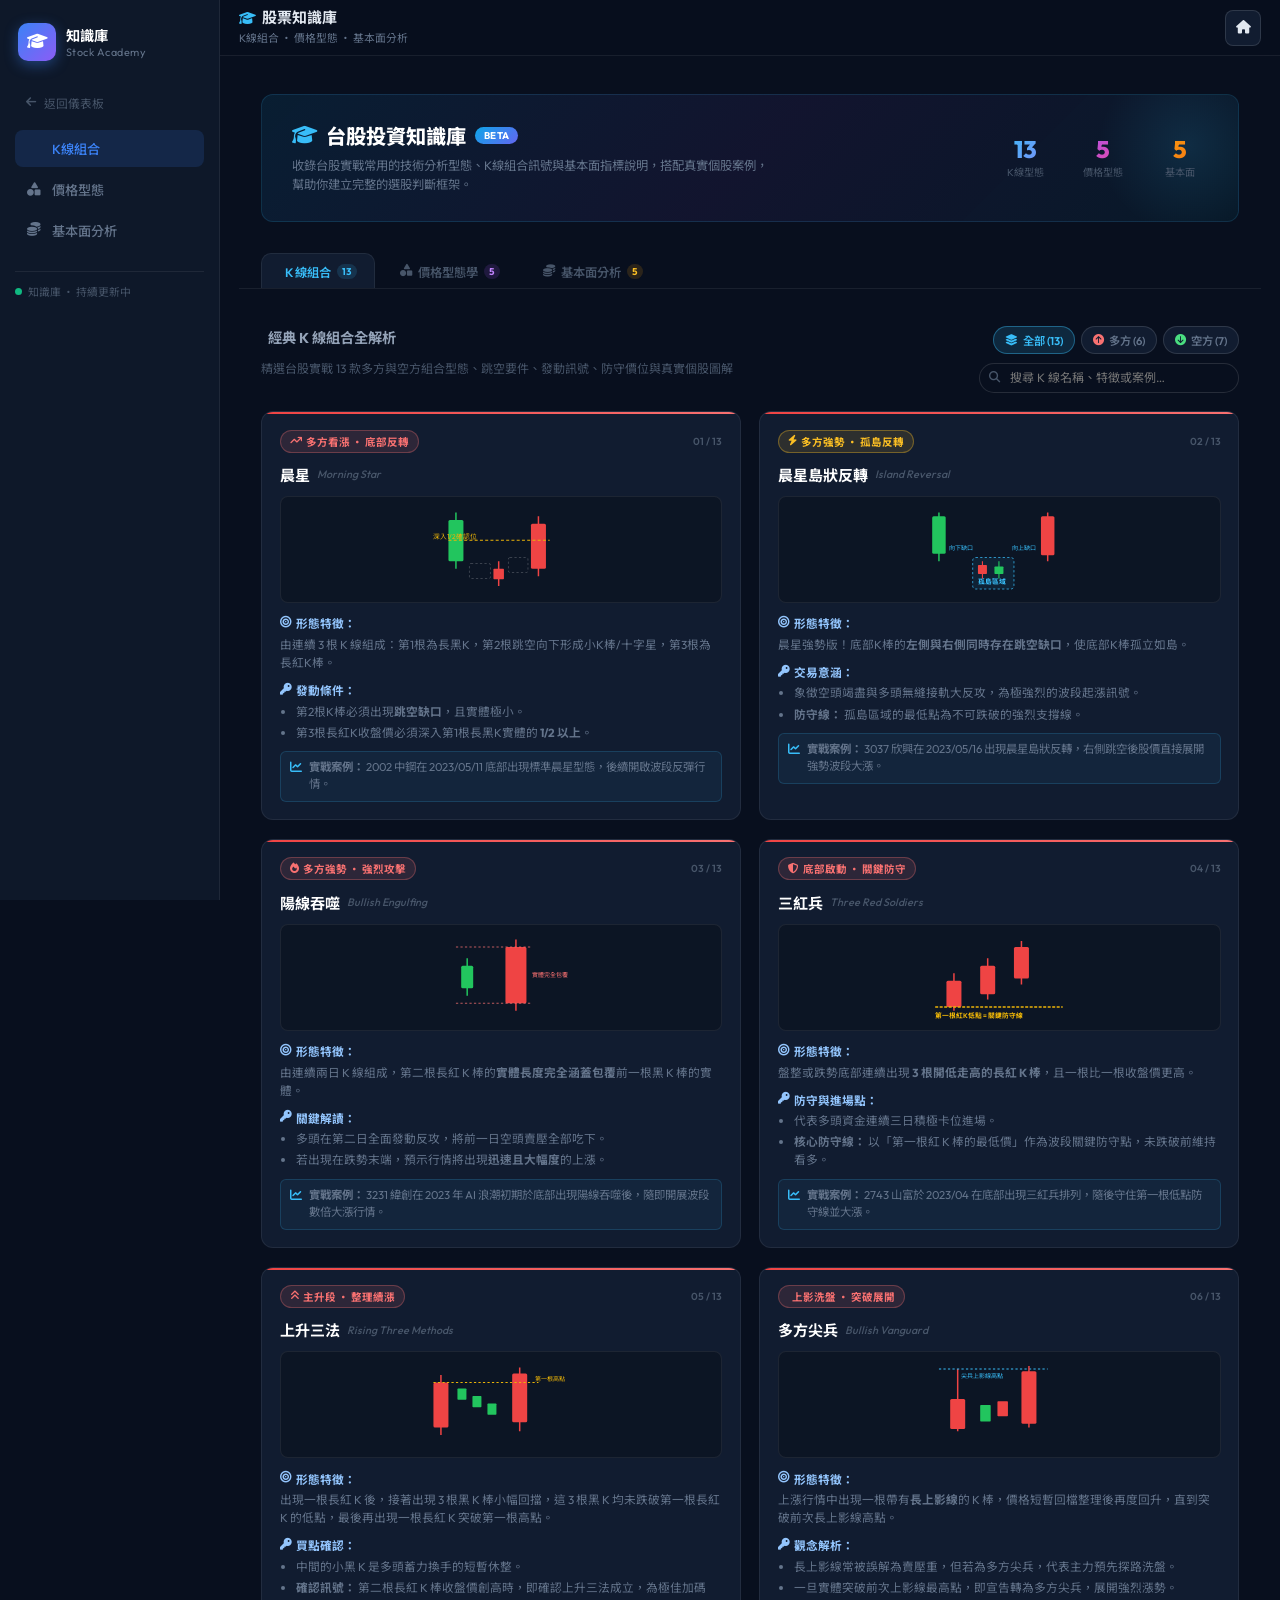
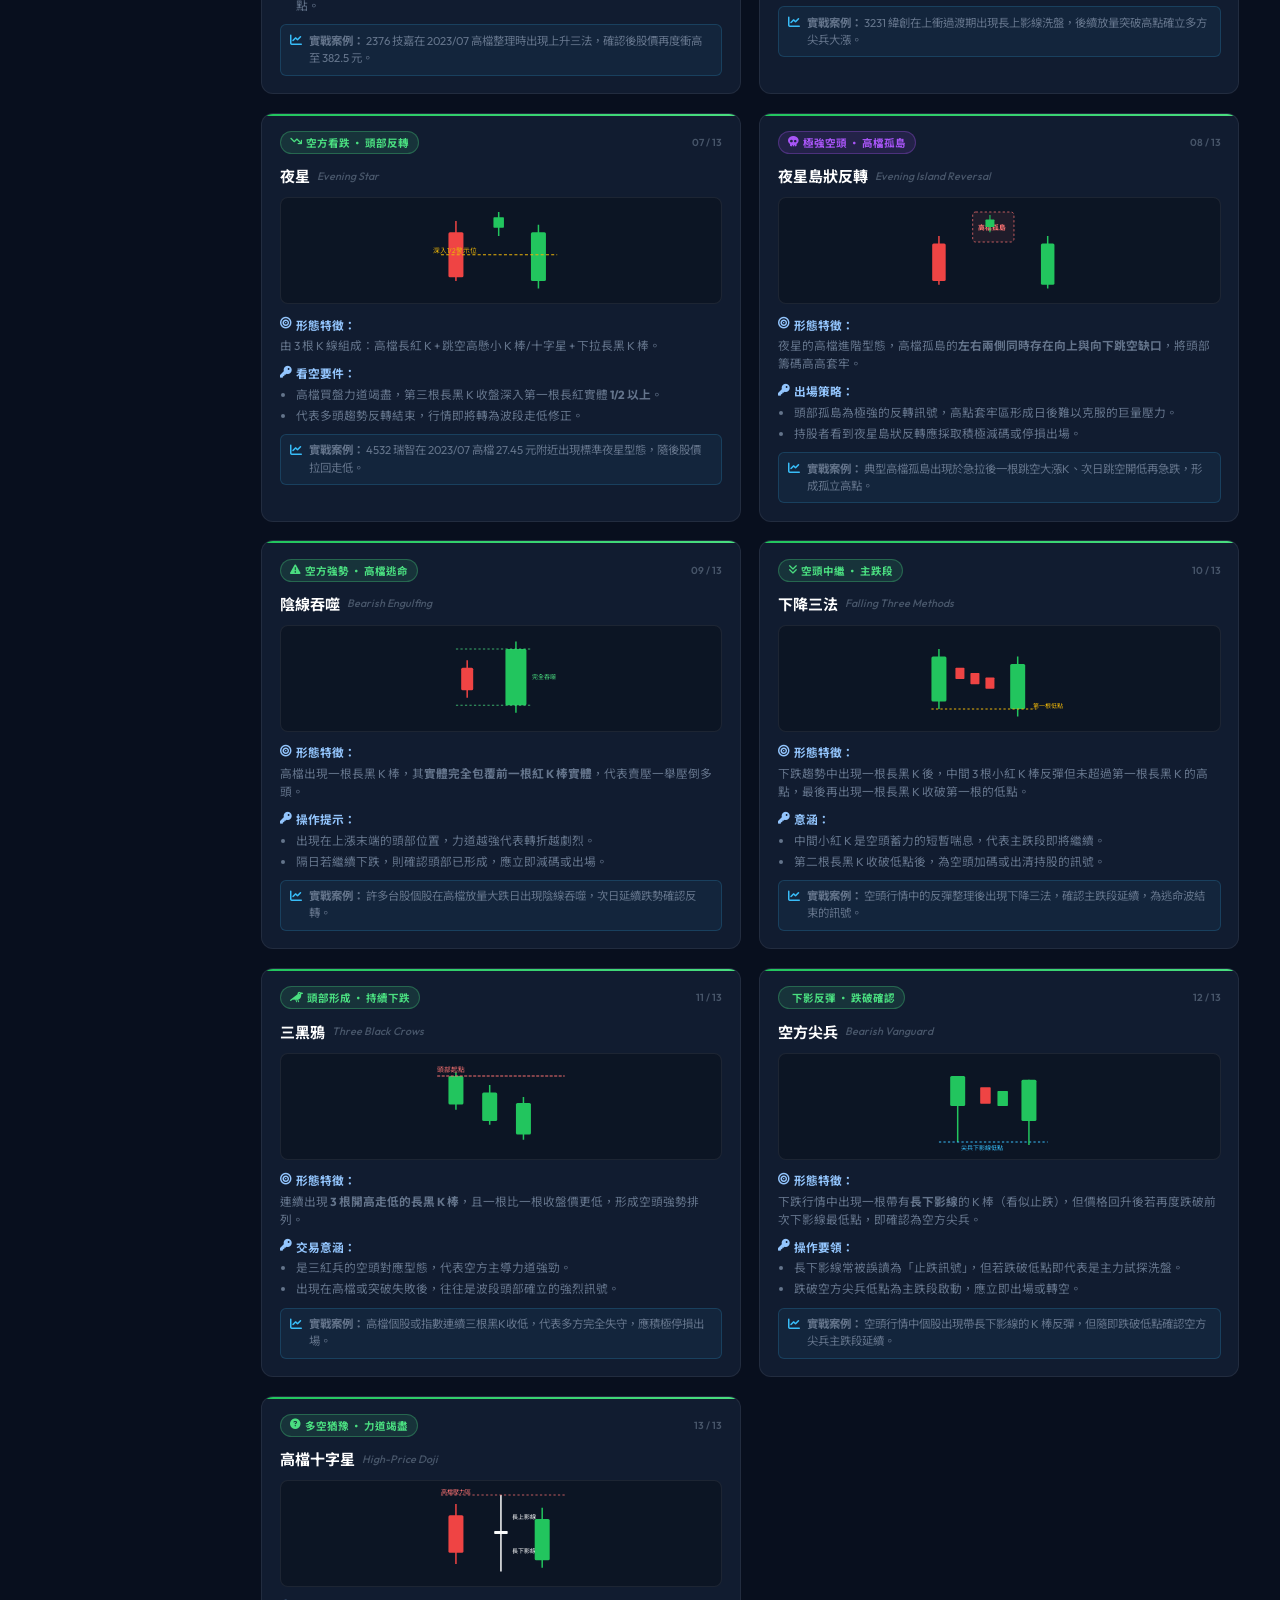
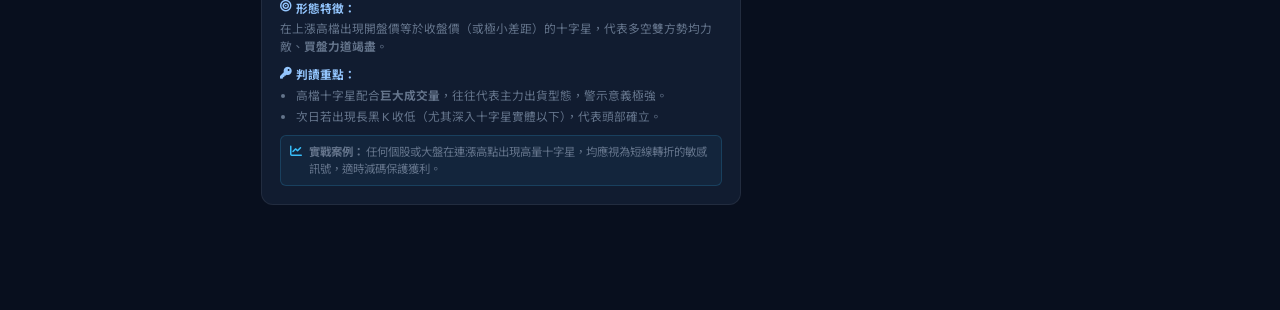
<file: knowledge.html>
<!DOCTYPE html>
<html lang="zh-TW">
<head>
  <meta charset="UTF-8">
  <meta name="viewport" content="width=device-width, initial-scale=1.0, viewport-fit=cover">
  <title>股票知識庫 ‧ 台股本益比儀表板</title>
  <meta name="description" content="台股實戰知識庫：K線組合全解析、價格型態學、基本面分析指引，精選多空型態圖解與台股案例">

  <!-- PWA -->
  <link rel="manifest" href="manifest.json">
  <meta name="theme-color" content="#080f1e">
  <meta name="mobile-web-app-capable" content="yes">
  <meta name="apple-mobile-web-app-capable" content="yes">
  <meta name="apple-mobile-web-app-status-bar-style" content="black-translucent">
  <meta name="apple-mobile-web-app-title" content="股票知識庫">
  <link rel="apple-touch-icon" href="icon-192.png">

  <!-- Fonts -->
  <link rel="preconnect" href="https://fonts.googleapis.com">
  <link rel="preconnect" href="https://fonts.gstatic.com" crossorigin>
  <link href="https://fonts.googleapis.com/css2?family=Noto+Sans+TC:wght@400;500;600;700&family=Outfit:wght@300;400;500;600;700;800&display=swap" rel="stylesheet">
  <link rel="stylesheet" href="https://cdnjs.cloudflare.com/ajax/libs/font-awesome/6.5.0/css/all.min.css">
  <link rel="stylesheet" href="styles.css">
  <style>
    /* ── Knowledge Page Specific Overrides ── */
    .topbar-title h1 { font-size: 1rem; }

    /* Hero Banner */
    .knowledge-hero {
      background: linear-gradient(135deg, rgba(14,165,233,0.1) 0%, rgba(139,92,246,0.08) 50%, rgba(6,182,212,0.06) 100%);
      border: 1px solid rgba(56,189,248,0.15);
      border-radius: var(--radius);
      padding: 1.75rem 2rem;
      margin: 1.25rem 1.5rem 0;
      display: flex;
      align-items: center;
      justify-content: space-between;
      gap: 1.5rem;
      flex-wrap: wrap;
      position: relative;
      overflow: hidden;
    }
    .knowledge-hero::before {
      content: '';
      position: absolute;
      top: -40px; right: -40px;
      width: 180px; height: 180px;
      background: radial-gradient(circle, rgba(56,189,248,0.12) 0%, transparent 70%);
      pointer-events: none;
    }
    .knowledge-hero-text { position: relative; z-index: 1; }
    .knowledge-hero-text h2 {
      font-size: 1.35rem;
      font-weight: 800;
      color: #fff;
      margin-bottom: 0.4rem;
      display: flex;
      align-items: center;
      gap: 0.6rem;
    }
    .knowledge-hero-text h2 .hero-badge {
      font-size: 0.65rem;
      background: linear-gradient(135deg, #0ea5e9, #6366f1);
      color: #fff;
      padding: 0.15rem 0.55rem;
      border-radius: 20px;
      font-weight: 700;
      letter-spacing: 0.5px;
      vertical-align: middle;
    }
    .knowledge-hero-text p {
      font-size: 0.82rem;
      color: var(--text-muted);
      line-height: 1.6;
      max-width: 480px;
    }
    .knowledge-hero-stats {
      display: flex;
      gap: 1.5rem;
      flex-shrink: 0;
      position: relative;
      z-index: 1;
    }
    .hero-stat {
      text-align: center;
      min-width: 55px;
    }
    .hero-stat-num {
      font-size: 1.6rem;
      font-weight: 800;
      font-family: 'Outfit', monospace;
      line-height: 1;
      background: linear-gradient(135deg, #38bdf8, #818cf8);
      -webkit-background-clip: text;
      -webkit-text-fill-color: transparent;
      background-clip: text;
    }
    .hero-stat-label {
      font-size: 0.68rem;
      color: var(--text-dim);
      margin-top: 0.25rem;
    }

    /* Category Tabs */
    .knowledge-cat-tabs {
      display: flex;
      gap: 0.5rem;
      padding: 1rem 1.5rem 0;
      border-bottom: 1px solid var(--border);
      overflow-x: auto;
      -webkit-overflow-scrolling: touch;
      scrollbar-width: none;
    }
    .knowledge-cat-tabs::-webkit-scrollbar { display: none; }

    .cat-tab {
      display: inline-flex;
      align-items: center;
      gap: 0.4rem;
      padding: 0.55rem 1.1rem;
      border-radius: 10px 10px 0 0;
      font-size: 0.82rem;
      font-weight: 600;
      cursor: pointer;
      border: 1px solid transparent;
      border-bottom: none;
      background: transparent;
      color: var(--text-dim);
      font-family: inherit;
      transition: all 0.18s;
      white-space: nowrap;
      position: relative;
      bottom: -1px;
    }
    .cat-tab:hover {
      color: var(--text);
      background: rgba(255,255,255,0.04);
    }
    .cat-tab.active {
      background: var(--bg-card);
      color: #38bdf8;
      border-color: var(--border);
      border-bottom-color: var(--bg-card);
    }
    .cat-tab .tab-count {
      font-size: 0.65rem;
      background: rgba(56,189,248,0.15);
      color: #38bdf8;
      padding: 0.05rem 0.38rem;
      border-radius: 20px;
      font-weight: 700;
    }
    .cat-tab:not(.active) .tab-count {
      background: rgba(148,163,184,0.1);
      color: var(--text-dim);
    }
    .cat-tab .tab-soon {
      font-size: 0.6rem;
      background: rgba(245,158,11,0.15);
      color: #fbbf24;
      padding: 0.05rem 0.35rem;
      border-radius: 20px;
      font-weight: 700;
    }

    /* Knowledge Content Panels */
    .knowledge-panel { display: none; padding: 1.5rem; }
    .knowledge-panel.active { display: block; }

    /* K-line section inner styles — tighten padding as it's inside panel */
    .knowledge-panel .knowledge-section {
      padding: 0;
      border-top: none;
      margin-top: 0;
    }
    .knowledge-panel .knowledge-header-wrap {
      margin-bottom: 1.25rem;
    }

    /* Coming Soon Panel */
    .coming-soon-panel {
      display: flex;
      flex-direction: column;
      align-items: center;
      justify-content: center;
      padding: 4rem 2rem;
      gap: 1rem;
      text-align: center;
    }
    .coming-soon-icon {
      width: 72px; height: 72px;
      border-radius: 20px;
      display: flex; align-items: center; justify-content: center;
      font-size: 1.8rem;
      margin-bottom: 0.5rem;
    }
    .coming-soon-icon.pattern { background: rgba(168,85,247,0.12); color: #a855f7; border: 1px solid rgba(168,85,247,0.25); }
    .coming-soon-icon.fundamental { background: rgba(245,158,11,0.12); color: #f59e0b; border: 1px solid rgba(245,158,11,0.25); }
    .coming-soon-title {
      font-size: 1.1rem;
      font-weight: 700;
      color: #fff;
    }
    .coming-soon-desc {
      font-size: 0.82rem;
      color: var(--text-muted);
      line-height: 1.6;
      max-width: 360px;
    }
    .coming-soon-chips {
      display: flex;
      gap: 0.5rem;
      flex-wrap: wrap;
      justify-content: center;
      margin-top: 0.5rem;
    }
    .coming-soon-chip {
      font-size: 0.72rem;
      padding: 0.25rem 0.65rem;
      border-radius: 20px;
      border: 1px solid var(--border-2);
      color: var(--text-dim);
      background: var(--bg-card);
    }

    /* Sidebar: knowledge page shows back to dashboard link */
    .sidebar-back-link {
      display: flex;
      align-items: center;
      gap: 0.5rem;
      font-size: 0.78rem;
      color: var(--text-dim);
      text-decoration: none;
      padding: 0.5rem 0.75rem;
      border-radius: var(--radius-sm);
      transition: all 0.15s;
      margin-bottom: 0.5rem;
    }
    .sidebar-back-link:hover {
      color: var(--text);
      background: var(--bg-hover);
    }

    @media (max-width: 767px) {
      .knowledge-hero { margin: 0.75rem; padding: 1.25rem; flex-direction: column; gap: 1rem; }
      .knowledge-hero-stats { gap: 1.25rem; }
      .knowledge-cat-tabs { padding: 0.75rem 0.75rem 0; }
      .knowledge-panel { padding: 0.85rem; }
    }
  </style>
</head>
<body>

  <!-- PWA Install Banner -->
  <div class="pwa-banner" id="pwaInstallBanner">
    <div class="pwa-banner-inner">
      <div class="pwa-icon"><i class="fa-solid fa-book-open"></i></div>
      <div class="pwa-info">
        <strong>股票知識庫</strong>
        <span>加入主畫面，隨時查閱K線知識</span>
      </div>
      <button class="pwa-btn-install" id="btnInstallPwa">安裝</button>
      <button class="pwa-btn-close" id="btnDismissPwa"><i class="fa-solid fa-xmark"></i></button>
    </div>
  </div>

  <div class="layout">

    <!-- ── Sidebar ───────────────────────────────── -->
    <aside class="sidebar" id="sidebar">
      <div class="sidebar-logo">
        <div class="logo-mark">
          <i class="fa-solid fa-graduation-cap"></i>
        </div>
        <div class="logo-text">
          <span class="logo-title">知識庫</span>
          <span class="logo-sub">Stock Academy</span>
        </div>
      </div>

      <nav class="sidebar-nav">
        <a class="sidebar-back-link" href="index.html">
          <i class="fa-solid fa-arrow-left"></i>
          <span>返回儀表板</span>
        </a>
        <a class="nav-link active" id="navTabKline" href="#" data-panel="panel-kline">
          <i class="fa-solid fa-chart-candlestick"></i>
          <span>K線組合</span>
        </a>
        <a class="nav-link" id="navTabPattern" href="#" data-panel="panel-pattern">
          <i class="fa-solid fa-shapes"></i>
          <span>價格型態</span>
        </a>
        <a class="nav-link" id="navTabFundamental" href="#" data-panel="panel-fundamental">
          <i class="fa-solid fa-coins"></i>
          <span>基本面分析</span>
        </a>
      </nav>

      <div class="sidebar-footer">
        <div class="status-indicator">
          <span class="status-dot" style="background:#10b981;"></span>
          <span style="font-size:0.72rem; color:var(--text-dim);">知識庫 ‧ 持續更新中</span>
        </div>
      </div>
    </aside>

    <!-- ── Main Area ───────────────────────────────────────────────── -->
    <div class="main-area">

      <!-- Top Bar -->
      <header class="topbar">
        <button class="hamburger" id="hamburgerBtn" aria-label="選單">
          <i class="fa-solid fa-bars"></i>
        </button>
        <div class="topbar-title">
          <h1><i class="fa-solid fa-graduation-cap" style="color:#38bdf8;margin-right:0.4rem;font-size:0.9rem;"></i>股票知識庫</h1>
          <span class="topbar-sub">K線組合 ‧ 價格型態 ‧ 基本面分析</span>
        </div>
        <div class="topbar-controls">
          <a href="index.html" class="icon-btn" title="返回儀表板" style="text-decoration:none;">
            <i class="fa-solid fa-house"></i>
          </a>
        </div>
      </header>

      <div class="content-scroll">

        <!-- ── Hero Banner ──────────────────────────────────── -->
        <div class="knowledge-hero">
          <div class="knowledge-hero-text">
            <h2>
              <i class="fa-solid fa-graduation-cap" style="color:#38bdf8;"></i>
              台股投資知識庫
              <span class="hero-badge">BETA</span>
            </h2>
            <p>收錄台股實戰常用的技術分析型態、K線組合訊號與基本面指標說明，搭配真實個股案例，幫助你建立完整的選股判斷框架。</p>
          </div>
          <div class="knowledge-hero-stats">
            <div class="hero-stat">
              <div class="hero-stat-num">13</div>
              <div class="hero-stat-label">K線型態</div>
            </div>
            <div class="hero-stat">
              <div class="hero-stat-num" style="background:linear-gradient(135deg,#a855f7,#ec4899);-webkit-background-clip:text;-webkit-text-fill-color:transparent;background-clip:text;">5</div>
              <div class="hero-stat-label">價格型態</div>
            </div>
            <div class="hero-stat">
              <div class="hero-stat-num" style="background:linear-gradient(135deg,#f59e0b,#f97316);-webkit-background-clip:text;-webkit-text-fill-color:transparent;background-clip:text;">5</div>
              <div class="hero-stat-label">基本面</div>
            </div>
          </div>
        </div>

        <!-- ── Category Tabs ──────────────────────────────────── -->
        <div class="knowledge-cat-tabs" id="knowledgeCatTabs">
          <button class="cat-tab active" data-panel="panel-kline">
            <i class="fa-solid fa-chart-candlestick"></i>
            K 線組合
            <span class="tab-count">13</span>
          </button>
          <button class="cat-tab" data-panel="panel-pattern">
            <i class="fa-solid fa-shapes"></i>
            價格型態學
            <span class="tab-count" style="background:rgba(168,85,247,0.15);color:#c084fc;">5</span>
          </button>
          <button class="cat-tab" data-panel="panel-fundamental">
            <i class="fa-solid fa-coins"></i>
            基本面分析
            <span class="tab-count" style="background:rgba(245,158,11,0.15);color:#fbbf24;">5</span>
          </button>
        </div>

        <!-- ── Panel: K-Line ──────────────────────────────────── -->
        <div class="knowledge-panel active" id="panel-kline">
          <div class="knowledge-section" id="knowledge-kline">
            <div class="knowledge-header-wrap">
              <div>
                <h2 class="section-title"><i class="fa-solid fa-chart-candlestick"></i> 經典 K 線組合全解析</h2>
                <p class="knowledge-subtitle">精選台股實戰 13 款多方與空方組合型態、跳空要件、發動訊號、防守價位與真實個股圖解</p>
              </div>
              <div class="kline-controls">
                <div class="kline-filter-group">
                  <button class="kline-filter-btn active" data-filter="all"><i class="fa-solid fa-layer-group"></i> 全部 (13)</button>
                  <button class="kline-filter-btn" data-filter="bullish"><i class="fa-solid fa-circle-arrow-up" style="color:#f87171;"></i> 多方 (6)</button>
                  <button class="kline-filter-btn" data-filter="bearish"><i class="fa-solid fa-circle-arrow-down" style="color:#4ade80;"></i> 空方 (7)</button>
                </div>
                <div class="kline-search-wrap">
                  <i class="fa-solid fa-magnifying-glass search-icon"></i>
                  <input type="text" id="klineSearchInput" placeholder="搜尋 K 線名稱、特徵或案例…">
                </div>
              </div>
            </div>

            <div class="knowledge-grid" id="klineGrid">

              <!-- 1. 晨星 Morning Star -->
              <div class="kline-card" data-type="bullish" data-title="晨星 Morning Star 底部反轉 2002中鋼">
                <div class="kline-card-header">
                  <span class="kline-badge bullish"><i class="fa-solid fa-arrow-trend-up"></i> 多方看漲 ‧ 底部反轉</span>
                  <span class="kline-number">01 / 13</span>
                </div>
                <h3 class="kline-card-title">晨星 <span class="en-name">Morning Star</span></h3>
                <div class="kline-svg-wrap">
                  <svg viewBox="0 0 200 120" class="kline-svg">
                    <line x1="40" y1="10" x2="40" y2="85" stroke="#22c55e" stroke-width="2"/>
                    <rect x="30" y="20" width="20" height="55" fill="#22c55e" rx="2"/>
                    <rect x="58" y="78" width="28" height="20" fill="none" stroke="rgba(255,255,255,0.25)" stroke-dasharray="3,3" rx="2"/>
                    <line x1="97" y1="75" x2="97" y2="108" stroke="#ef4444" stroke-width="2"/>
                    <rect x="90" y="85" width="14" height="14" fill="#ef4444" rx="1"/>
                    <rect x="110" y="70" width="26" height="20" fill="none" stroke="rgba(255,255,255,0.25)" stroke-dasharray="3,3" rx="2"/>
                    <line x1="150" y1="15" x2="150" y2="95" stroke="#ef4444" stroke-width="2"/>
                    <rect x="140" y="25" width="20" height="60" fill="#ef4444" rx="2"/>
                    <line x1="30" y1="47" x2="165" y2="47" stroke="#eab308" stroke-width="1.5" stroke-dasharray="4,3"/>
                    <text x="10" y="45" fill="#eab308" font-size="9">深入1/2確認位</text>
                  </svg>
                </div>
                <div class="kline-info-body">
                  <div class="info-block"><strong class="label"><i class="fa-solid fa-bullseye"></i> 形態特徵：</strong><p>由連續 3 根 K 線組成：第1根為長黑K，第2根跳空向下形成小K棒/十字星，第3根為長紅K棒。</p></div>
                  <div class="info-block"><strong class="label"><i class="fa-solid fa-key"></i> 發動條件：</strong><ul><li>第2根K棒必須出現<strong>跳空缺口</strong>，且實體極小。</li><li>第3根長紅K收盤價必須深入第1根長黑K實體的 <strong>1/2 以上</strong>。</li></ul></div>
                  <div class="case-study"><i class="fa-solid fa-chart-line icon"></i><span><strong>實戰案例：</strong> 2002 中鋼在 2023/05/11 底部出現標準晨星型態，後續開啟波段反彈行情。</span></div>
                </div>
              </div>

              <!-- 2. 晨星島狀反轉 -->
              <div class="kline-card" data-type="bullish" data-title="晨星島狀反轉 孤島反轉 缺口 3037欣興">
                <div class="kline-card-header">
                  <span class="kline-badge bullish-strong"><i class="fa-solid fa-bolt"></i> 多方強勢 ‧ 孤島反轉</span>
                  <span class="kline-number">02 / 13</span>
                </div>
                <h3 class="kline-card-title">晨星島狀反轉 <span class="en-name">Island Reversal</span></h3>
                <div class="kline-svg-wrap">
                  <svg viewBox="0 0 220 120" class="kline-svg">
                    <line x1="30" y1="10" x2="30" y2="75" stroke="#22c55e" stroke-width="2"/>
                    <rect x="21" y="15" width="18" height="50" fill="#22c55e" rx="2"/>
                    <rect x="75" y="70" width="55" height="42" fill="rgba(56,189,248,0.08)" stroke="#38bdf8" stroke-dasharray="3,3" rx="4"/>
                    <text x="82" y="105" fill="#38bdf8" font-size="9" font-weight="bold">孤島區域</text>
                    <line x1="88" y1="75" x2="88" y2="98" stroke="#ef4444" stroke-width="1.5"/>
                    <rect x="82" y="80" width="12" height="12" fill="#ef4444" rx="1"/>
                    <line x1="110" y1="75" x2="110" y2="98" stroke="#22c55e" stroke-width="1.5"/>
                    <rect x="104" y="82" width="12" height="10" fill="#22c55e" rx="1"/>
                    <line x1="175" y1="10" x2="175" y2="75" stroke="#ef4444" stroke-width="2"/>
                    <rect x="166" y="15" width="18" height="52" fill="#ef4444" rx="2"/>
                    <text x="44" y="60" fill="#38bdf8" font-size="8">向下缺口</text>
                    <text x="128" y="60" fill="#38bdf8" font-size="8">向上缺口</text>
                  </svg>
                </div>
                <div class="kline-info-body">
                  <div class="info-block"><strong class="label"><i class="fa-solid fa-bullseye"></i> 形態特徵：</strong><p>晨星強勢版！底部K棒的<strong>左側與右側同時存在跳空缺口</strong>，使底部K棒孤立如島。</p></div>
                  <div class="info-block"><strong class="label"><i class="fa-solid fa-key"></i> 交易意涵：</strong><ul><li>象徵空頭竭盡與多頭無縫接軌大反攻，為極強烈的波段起漲訊號。</li><li><strong>防守線：</strong> 孤島區域的最低點為不可跌破的強烈支撐線。</li></ul></div>
                  <div class="case-study"><i class="fa-solid fa-chart-line icon"></i><span><strong>實戰案例：</strong> 3037 欣興在 2023/05/16 出現晨星島狀反轉，右側跳空後股價直接展開強勢波段大漲。</span></div>
                </div>
              </div>

              <!-- 3. 陽線吞噬 -->
              <div class="kline-card" data-type="bullish" data-title="陽線吞噬 Bullish Engulfing 多頭攻擊 3231緯創">
                <div class="kline-card-header">
                  <span class="kline-badge bullish"><i class="fa-solid fa-fire"></i> 多方強勢 ‧ 強烈攻擊</span>
                  <span class="kline-number">03 / 13</span>
                </div>
                <h3 class="kline-card-title">陽線吞噬 <span class="en-name">Bullish Engulfing</span></h3>
                <div class="kline-svg-wrap">
                  <svg viewBox="0 0 200 120" class="kline-svg">
                    <line x1="55" y1="35" x2="55" y2="85" stroke="#22c55e" stroke-width="2"/>
                    <rect x="47" y="45" width="16" height="30" fill="#22c55e" rx="2"/>
                    <line x1="120" y1="10" x2="120" y2="105" stroke="#ef4444" stroke-width="2"/>
                    <rect x="106" y="20" width="28" height="75" fill="#ef4444" rx="2"/>
                    <line x1="40" y1="20" x2="140" y2="20" stroke="#f87171" stroke-width="1" stroke-dasharray="3,3"/>
                    <line x1="40" y1="95" x2="140" y2="95" stroke="#f87171" stroke-width="1" stroke-dasharray="3,3"/>
                    <text x="142" y="60" fill="#f87171" font-size="8">實體完全包覆</text>
                  </svg>
                </div>
                <div class="kline-info-body">
                  <div class="info-block"><strong class="label"><i class="fa-solid fa-bullseye"></i> 形態特徵：</strong><p>由連續兩日 K 線組成，第二根長紅 K 棒的<strong>實體長度完全涵蓋包覆</strong>前一根黑 K 棒的實體。</p></div>
                  <div class="info-block"><strong class="label"><i class="fa-solid fa-key"></i> 關鍵解讀：</strong><ul><li>多頭在第二日全面發動反攻，將前一日空頭賣壓全部吃下。</li><li>若出現在跌勢末端，預示行情將出現<strong>迅速且大幅度</strong>的上漲。</li></ul></div>
                  <div class="case-study"><i class="fa-solid fa-chart-line icon"></i><span><strong>實戰案例：</strong> 3231 緯創在 2023 年 AI 浪潮初期於底部出現陽線吞噬後，隨即開展波段數倍大漲行情。</span></div>
                </div>
              </div>

              <!-- 4. 三紅兵 -->
              <div class="kline-card" data-type="bullish" data-title="三紅兵 Three Red Soldiers 底部啟動 2743山富">
                <div class="kline-card-header">
                  <span class="kline-badge bullish"><i class="fa-solid fa-shield-halved"></i> 底部啟動 ‧ 關鍵防守</span>
                  <span class="kline-number">04 / 13</span>
                </div>
                <h3 class="kline-card-title">三紅兵 <span class="en-name">Three Red Soldiers</span></h3>
                <div class="kline-svg-wrap">
                  <svg viewBox="0 0 200 120" class="kline-svg">
                    <line x1="40" y1="55" x2="40" y2="105" stroke="#ef4444" stroke-width="2"/>
                    <rect x="30" y="65" width="20" height="35" fill="#ef4444" rx="2"/>
                    <line x1="85" y1="35" x2="85" y2="90" stroke="#ef4444" stroke-width="2"/>
                    <rect x="75" y="45" width="20" height="38" fill="#ef4444" rx="2"/>
                    <line x1="130" y1="12" x2="130" y2="70" stroke="#ef4444" stroke-width="2"/>
                    <rect x="120" y="20" width="20" height="42" fill="#ef4444" rx="2"/>
                    <line x1="15" y1="100" x2="185" y2="100" stroke="#eab308" stroke-width="2" stroke-dasharray="4,2"/>
                    <text x="15" y="114" fill="#eab308" font-size="9" font-weight="bold">第一根紅K低點 = 關鍵防守線</text>
                  </svg>
                </div>
                <div class="kline-info-body">
                  <div class="info-block"><strong class="label"><i class="fa-solid fa-bullseye"></i> 形態特徵：</strong><p>盤整或跌勢底部連續出現 <strong>3 根開低走高的長紅 K 棒</strong>，且一根比一根收盤價更高。</p></div>
                  <div class="info-block"><strong class="label"><i class="fa-solid fa-key"></i> 防守與進場點：</strong><ul><li>代表多頭資金連續三日積極卡位進場。</li><li><strong>核心防守線：</strong> 以「第一根紅 K 棒的最低價」作為波段關鍵防守點，未跌破前維持看多。</li></ul></div>
                  <div class="case-study"><i class="fa-solid fa-chart-line icon"></i><span><strong>實戰案例：</strong> 2743 山富於 2023/04 在底部出現三紅兵排列，隨後守住第一根低點防守線並大漲。</span></div>
                </div>
              </div>

              <!-- 5. 上升三法 -->
              <div class="kline-card" data-type="bullish" data-title="上升三法 Rising Three Methods 主升段 2376技嘉">
                <div class="kline-card-header">
                  <span class="kline-badge bullish"><i class="fa-solid fa-angles-up"></i> 主升段 ‧ 整理續漲</span>
                  <span class="kline-number">05 / 13</span>
                </div>
                <h3 class="kline-card-title">上升三法 <span class="en-name">Rising Three Methods</span></h3>
                <div class="kline-svg-wrap">
                  <svg viewBox="0 0 220 120" class="kline-svg">
                    <line x1="30" y1="20" x2="30" y2="100" stroke="#ef4444" stroke-width="2"/>
                    <rect x="20" y="30" width="20" height="60" fill="#ef4444" rx="2"/>
                    <rect x="52" y="38" width="12" height="15" fill="#22c55e" rx="1"/>
                    <rect x="72" y="48" width="12" height="15" fill="#22c55e" rx="1"/>
                    <rect x="92" y="58" width="12" height="15" fill="#22c55e" rx="1"/>
                    <line x1="135" y1="10" x2="135" y2="95" stroke="#ef4444" stroke-width="2"/>
                    <rect x="125" y="18" width="20" height="65" fill="#ef4444" rx="2"/>
                    <line x1="20" y1="30" x2="160" y2="30" stroke="#eab308" stroke-width="1.5" stroke-dasharray="3,3"/>
                    <text x="155" y="28" fill="#eab308" font-size="8">第一根高點</text>
                  </svg>
                </div>
                <div class="kline-info-body">
                  <div class="info-block"><strong class="label"><i class="fa-solid fa-bullseye"></i> 形態特徵：</strong><p>出現一根長紅 K 後，接著出現 3 根黑 K 棒小幅回擋，這 3 根黑 K 均未跌破第一根長紅 K 的低點，最後再出現一根長紅 K 突破第一根高點。</p></div>
                  <div class="info-block"><strong class="label"><i class="fa-solid fa-key"></i> 買點確認：</strong><ul><li>中間的小黑 K 是多頭蓄力換手的短暫休整。</li><li><strong>確認訊號：</strong> 第二根長紅 K 棒收盤價創高時，即確認上升三法成立，為極佳加碼點。</li></ul></div>
                  <div class="case-study"><i class="fa-solid fa-chart-line icon"></i><span><strong>實戰案例：</strong> 2376 技嘉在 2023/07 高檔整理時出現上升三法，確認後股價再度衝高至 382.5 元。</span></div>
                </div>
              </div>

              <!-- 6. 多方尖兵 -->
              <div class="kline-card" data-type="bullish" data-title="多方尖兵 長上影線 突破高點 3231緯創">
                <div class="kline-card-header">
                  <span class="kline-badge bullish"><i class="fa-solid fa-crosshair"></i> 上影洗盤 ‧ 突破展開</span>
                  <span class="kline-number">06 / 13</span>
                </div>
                <h3 class="kline-card-title">多方尖兵 <span class="en-name">Bullish Vanguard</span></h3>
                <div class="kline-svg-wrap">
                  <svg viewBox="0 0 200 120" class="kline-svg">
                    <line x1="45" y1="12" x2="45" y2="95" stroke="#ef4444" stroke-width="2"/>
                    <rect x="35" y="52" width="20" height="40" fill="#ef4444" rx="2"/>
                    <line x1="20" y1="12" x2="165" y2="12" stroke="#38bdf8" stroke-width="1.5" stroke-dasharray="3,3"/>
                    <text x="50" y="24" fill="#38bdf8" font-size="8">尖兵上影線高點</text>
                    <rect x="75" y="60" width="14" height="22" fill="#22c55e" rx="1"/>
                    <rect x="98" y="55" width="14" height="20" fill="#ef4444" rx="1"/>
                    <line x1="140" y1="8" x2="140" y2="90" stroke="#ef4444" stroke-width="2"/>
                    <rect x="130" y="15" width="20" height="70" fill="#ef4444" rx="2"/>
                  </svg>
                </div>
                <div class="kline-info-body">
                  <div class="info-block"><strong class="label"><i class="fa-solid fa-bullseye"></i> 形態特徵：</strong><p>上漲行情中出現一根帶有<strong>長上影線</strong>的 K 棒，價格短暫回檔整理後再度回升，直到突破前次長上影線高點。</p></div>
                  <div class="info-block"><strong class="label"><i class="fa-solid fa-key"></i> 觀念解析：</strong><ul><li>長上影線常被誤解為賣壓重，但若為多方尖兵，代表主力預先探路洗盤。</li><li>一旦實體突破前次上影線最高點，即宣告轉為多方尖兵，展開強烈漲勢。</li></ul></div>
                  <div class="case-study"><i class="fa-solid fa-chart-line icon"></i><span><strong>實戰案例：</strong> 3231 緯創在上衝過渡期出現長上影線洗盤，後續放量突破高點確立多方尖兵大漲。</span></div>
                </div>
              </div>

              <!-- 7. 夜星 -->
              <div class="kline-card" data-type="bearish" data-title="夜星 Evening Star 頭部反轉 看跌 4532瑞智">
                <div class="kline-card-header">
                  <span class="kline-badge bearish"><i class="fa-solid fa-arrow-trend-down"></i> 空方看跌 ‧ 頭部反轉</span>
                  <span class="kline-number">07 / 13</span>
                </div>
                <h3 class="kline-card-title">夜星 <span class="en-name">Evening Star</span></h3>
                <div class="kline-svg-wrap">
                  <svg viewBox="0 0 200 120" class="kline-svg">
                    <line x1="40" y1="20" x2="40" y2="100" stroke="#ef4444" stroke-width="2"/>
                    <rect x="30" y="35" width="20" height="60" fill="#ef4444" rx="2"/>
                    <line x1="97" y1="8" x2="97" y2="40" stroke="#22c55e" stroke-width="2"/>
                    <rect x="90" y="15" width="14" height="14" fill="#22c55e" rx="1"/>
                    <line x1="150" y1="25" x2="150" y2="110" stroke="#22c55e" stroke-width="2"/>
                    <rect x="140" y="35" width="20" height="65" fill="#22c55e" rx="2"/>
                    <line x1="20" y1="65" x2="175" y2="65" stroke="#eab308" stroke-width="1.5" stroke-dasharray="4,3"/>
                    <text x="10" y="62" fill="#eab308" font-size="9">深入1/2警示位</text>
                  </svg>
                </div>
                <div class="kline-info-body">
                  <div class="info-block"><strong class="label"><i class="fa-solid fa-bullseye"></i> 形態特徵：</strong><p>由 3 根 K 線組成：高檔長紅 K + 跳空高懸小 K 棒/十字星 + 下拉長黑 K 棒。</p></div>
                  <div class="info-block"><strong class="label"><i class="fa-solid fa-key"></i> 看空要件：</strong><ul><li>高檔買盤力道竭盡，第三根長黑 K 收盤深入第一根長紅實體 <strong>1/2 以上</strong>。</li><li>代表多頭趨勢反轉結束，行情即將轉為波段走低修正。</li></ul></div>
                  <div class="case-study"><i class="fa-solid fa-chart-line icon"></i><span><strong>實戰案例：</strong> 4532 瑞智在 2023/07 高檔 27.45 元附近出現標準夜星型態，隨後股價拉回走低。</span></div>
                </div>
              </div>

              <!-- 8. 夜星島狀反轉 -->
              <div class="kline-card" data-type="bearish" data-title="夜星島狀反轉 高檔孤島 崩跌型態">
                <div class="kline-card-header">
                  <span class="kline-badge bearish-strong"><i class="fa-solid fa-skull"></i> 極強空頭 ‧ 高檔孤島</span>
                  <span class="kline-number">08 / 13</span>
                </div>
                <h3 class="kline-card-title">夜星島狀反轉 <span class="en-name">Evening Island Reversal</span></h3>
                <div class="kline-svg-wrap">
                  <svg viewBox="0 0 220 120" class="kline-svg">
                    <line x1="30" y1="40" x2="30" y2="105" stroke="#ef4444" stroke-width="2"/>
                    <rect x="21" y="50" width="18" height="50" fill="#ef4444" rx="2"/>
                    <rect x="75" y="8" width="55" height="40" fill="rgba(248,113,113,0.08)" stroke="#f87171" stroke-dasharray="3,3" rx="4"/>
                    <text x="82" y="32" fill="#f87171" font-size="9" font-weight="bold">高檔孤島</text>
                    <line x1="98" y1="12" x2="98" y2="35" stroke="#22c55e" stroke-width="1.5"/>
                    <rect x="92" y="18" width="12" height="10" fill="#22c55e" rx="1"/>
                    <line x1="175" y1="40" x2="175" y2="110" stroke="#22c55e" stroke-width="2"/>
                    <rect x="166" y="50" width="18" height="55" fill="#22c55e" rx="2"/>
                  </svg>
                </div>
                <div class="kline-info-body">
                  <div class="info-block"><strong class="label"><i class="fa-solid fa-bullseye"></i> 形態特徵：</strong><p>夜星的高檔進階型態，高檔孤島的<strong>左右兩側同時存在向上與向下跳空缺口</strong>，將頭部籌碼高高套牢。</p></div>
                  <div class="info-block"><strong class="label"><i class="fa-solid fa-key"></i> 出場策略：</strong><ul><li>頭部孤島為極強的反轉訊號，高點套牢區形成日後難以克服的巨量壓力。</li><li>持股者看到夜星島狀反轉應採取積極減碼或停損出場。</li></ul></div>
                  <div class="case-study"><i class="fa-solid fa-chart-line icon"></i><span><strong>實戰案例：</strong> 典型高檔孤島出現於急拉後一根跳空大漲K、次日跳空開低再急跌，形成孤立高點。</span></div>
                </div>
              </div>

              <!-- 9. 陰線吞噬 -->
              <div class="kline-card" data-type="bearish" data-title="陰線吞噬 Bearish Engulfing 頭部反轉 高檔逃命">
                <div class="kline-card-header">
                  <span class="kline-badge bearish"><i class="fa-solid fa-triangle-exclamation"></i> 空方強勢 ‧ 高檔逃命</span>
                  <span class="kline-number">09 / 13</span>
                </div>
                <h3 class="kline-card-title">陰線吞噬 <span class="en-name">Bearish Engulfing</span></h3>
                <div class="kline-svg-wrap">
                  <svg viewBox="0 0 200 120" class="kline-svg">
                    <line x1="55" y1="35" x2="55" y2="85" stroke="#ef4444" stroke-width="2"/>
                    <rect x="47" y="45" width="16" height="30" fill="#ef4444" rx="2"/>
                    <line x1="120" y1="10" x2="120" y2="105" stroke="#22c55e" stroke-width="2"/>
                    <rect x="106" y="20" width="28" height="75" fill="#22c55e" rx="2"/>
                    <line x1="40" y1="20" x2="140" y2="20" stroke="#4ade80" stroke-width="1" stroke-dasharray="3,3"/>
                    <line x1="40" y1="95" x2="140" y2="95" stroke="#4ade80" stroke-width="1" stroke-dasharray="3,3"/>
                    <text x="142" y="60" fill="#4ade80" font-size="8">完全吞噬</text>
                  </svg>
                </div>
                <div class="kline-info-body">
                  <div class="info-block"><strong class="label"><i class="fa-solid fa-bullseye"></i> 形態特徵：</strong><p>高檔出現一根長黑 K 棒，其<strong>實體完全包覆前一根紅 K 棒實體</strong>，代表賣壓一舉壓倒多頭。</p></div>
                  <div class="info-block"><strong class="label"><i class="fa-solid fa-key"></i> 操作提示：</strong><ul><li>出現在上漲末端的頭部位置，力道越強代表轉折越劇烈。</li><li>隔日若繼續下跌，則確認頭部已形成，應立即減碼或出場。</li></ul></div>
                  <div class="case-study"><i class="fa-solid fa-chart-line icon"></i><span><strong>實戰案例：</strong> 許多台股個股在高檔放量大跌日出現陰線吞噬，次日延續跌勢確認反轉。</span></div>
                </div>
              </div>

              <!-- 10. 下降三法 -->
              <div class="kline-card" data-type="bearish" data-title="下降三法 Falling Three Methods 主跌段 空頭中繼">
                <div class="kline-card-header">
                  <span class="kline-badge bearish"><i class="fa-solid fa-angles-down"></i> 空頭中繼 ‧ 主跌段</span>
                  <span class="kline-number">10 / 13</span>
                </div>
                <h3 class="kline-card-title">下降三法 <span class="en-name">Falling Three Methods</span></h3>
                <div class="kline-svg-wrap">
                  <svg viewBox="0 0 220 120" class="kline-svg">
                    <line x1="30" y1="20" x2="30" y2="100" stroke="#22c55e" stroke-width="2"/>
                    <rect x="20" y="30" width="20" height="60" fill="#22c55e" rx="2"/>
                    <rect x="52" y="45" width="12" height="15" fill="#ef4444" rx="1"/>
                    <rect x="72" y="52" width="12" height="15" fill="#ef4444" rx="1"/>
                    <rect x="92" y="58" width="12" height="15" fill="#ef4444" rx="1"/>
                    <line x1="135" y1="30" x2="135" y2="110" stroke="#22c55e" stroke-width="2"/>
                    <rect x="125" y="40" width="20" height="60" fill="#22c55e" rx="2"/>
                    <line x1="20" y1="100" x2="160" y2="100" stroke="#eab308" stroke-width="1.5" stroke-dasharray="3,3"/>
                    <text x="155" y="98" fill="#eab308" font-size="8">第一根低點</text>
                  </svg>
                </div>
                <div class="kline-info-body">
                  <div class="info-block"><strong class="label"><i class="fa-solid fa-bullseye"></i> 形態特徵：</strong><p>下跌趨勢中出現一根長黑 K 後，中間 3 根小紅 K 棒反彈但未超過第一根長黑 K 的高點，最後再出現一根長黑 K 收破第一根的低點。</p></div>
                  <div class="info-block"><strong class="label"><i class="fa-solid fa-key"></i> 意涵：</strong><ul><li>中間小紅 K 是空頭蓄力的短暫喘息，代表主跌段即將繼續。</li><li>第二根長黑 K 收破低點後，為空頭加碼或出清持股的訊號。</li></ul></div>
                  <div class="case-study"><i class="fa-solid fa-chart-line icon"></i><span><strong>實戰案例：</strong> 空頭行情中的反彈整理後出現下降三法，確認主跌段延續，為逃命波結束的訊號。</span></div>
                </div>
              </div>

              <!-- 11. 三黑鴉 -->
              <div class="kline-card" data-type="bearish" data-title="三黑鴉 Three Black Crows 頭部持續下跌">
                <div class="kline-card-header">
                  <span class="kline-badge bearish"><i class="fa-solid fa-crow"></i> 頭部形成 ‧ 持續下跌</span>
                  <span class="kline-number">11 / 13</span>
                </div>
                <h3 class="kline-card-title">三黑鴉 <span class="en-name">Three Black Crows</span></h3>
                <div class="kline-svg-wrap">
                  <svg viewBox="0 0 200 120" class="kline-svg">
                    <line x1="40" y1="15" x2="40" y2="65" stroke="#22c55e" stroke-width="2"/>
                    <rect x="30" y="20" width="20" height="38" fill="#22c55e" rx="2"/>
                    <line x1="85" y1="32" x2="85" y2="85" stroke="#22c55e" stroke-width="2"/>
                    <rect x="75" y="42" width="20" height="38" fill="#22c55e" rx="2"/>
                    <line x1="130" y1="48" x2="130" y2="105" stroke="#22c55e" stroke-width="2"/>
                    <rect x="120" y="56" width="20" height="42" fill="#22c55e" rx="2"/>
                    <line x1="15" y1="20" x2="185" y2="20" stroke="#f87171" stroke-width="1.5" stroke-dasharray="4,2"/>
                    <text x="15" y="15" fill="#f87171" font-size="9">頭部起點</text>
                  </svg>
                </div>
                <div class="kline-info-body">
                  <div class="info-block"><strong class="label"><i class="fa-solid fa-bullseye"></i> 形態特徵：</strong><p>連續出現 <strong>3 根開高走低的長黑 K 棒</strong>，且一根比一根收盤價更低，形成空頭強勢排列。</p></div>
                  <div class="info-block"><strong class="label"><i class="fa-solid fa-key"></i> 交易意涵：</strong><ul><li>是三紅兵的空頭對應型態，代表空方主導力道強勁。</li><li>出現在高檔或突破失敗後，往往是波段頭部確立的強烈訊號。</li></ul></div>
                  <div class="case-study"><i class="fa-solid fa-chart-line icon"></i><span><strong>實戰案例：</strong> 高檔個股或指數連續三根黑K收低，代表多方完全失守，應積極停損出場。</span></div>
                </div>
              </div>

              <!-- 12. 空方尖兵 -->
              <div class="kline-card" data-type="bearish" data-title="空方尖兵 長下影線 跌破低點 主跌段">
                <div class="kline-card-header">
                  <span class="kline-badge bearish"><i class="fa-solid fa-crosshair"></i> 下影反彈 ‧ 跌破確認</span>
                  <span class="kline-number">12 / 13</span>
                </div>
                <h3 class="kline-card-title">空方尖兵 <span class="en-name">Bearish Vanguard</span></h3>
                <div class="kline-svg-wrap">
                  <svg viewBox="0 0 200 120" class="kline-svg">
                    <line x1="45" y1="20" x2="45" y2="108" stroke="#22c55e" stroke-width="2"/>
                    <rect x="35" y="20" width="20" height="40" fill="#22c55e" rx="2"/>
                    <line x1="20" y1="108" x2="165" y2="108" stroke="#38bdf8" stroke-width="1.5" stroke-dasharray="3,3"/>
                    <text x="50" y="118" fill="#38bdf8" font-size="8">尖兵下影線低點</text>
                    <rect x="75" y="35" width="14" height="22" fill="#ef4444" rx="1"/>
                    <rect x="98" y="40" width="14" height="20" fill="#22c55e" rx="1"/>
                    <line x1="140" y1="25" x2="140" y2="112" stroke="#22c55e" stroke-width="2"/>
                    <rect x="130" y="25" width="20" height="55" fill="#22c55e" rx="2"/>
                  </svg>
                </div>
                <div class="kline-info-body">
                  <div class="info-block"><strong class="label"><i class="fa-solid fa-bullseye"></i> 形態特徵：</strong><p>下跌行情中出現一根帶有<strong>長下影線</strong>的 K 棒（看似止跌），但價格回升後若再度跌破前次下影線最低點，即確認為空方尖兵。</p></div>
                  <div class="info-block"><strong class="label"><i class="fa-solid fa-key"></i> 操作要領：</strong><ul><li>長下影線常被誤讀為「止跌訊號」，但若跌破低點即代表是主力試探洗盤。</li><li>跌破空方尖兵低點為主跌段啟動，應立即出場或轉空。</li></ul></div>
                  <div class="case-study"><i class="fa-solid fa-chart-line icon"></i><span><strong>實戰案例：</strong> 空頭行情中個股出現帶長下影線的 K 棒反彈，但隨即跌破低點確認空方尖兵主跌段延續。</span></div>
                </div>
              </div>

              <!-- 13. 高檔十字星 -->
              <div class="kline-card" data-type="bearish" data-title="十字星 Doji 高檔猶豫 多空轉折 力道竭盡">
                <div class="kline-card-header">
                  <span class="kline-badge bearish"><i class="fa-solid fa-circle-question"></i> 多空猶豫 ‧ 力道竭盡</span>
                  <span class="kline-number">13 / 13</span>
                </div>
                <h3 class="kline-card-title">高檔十字星 <span class="en-name">High-Price Doji</span></h3>
                <div class="kline-svg-wrap">
                  <svg viewBox="0 0 200 120" class="kline-svg">
                    <line x1="40" y1="20" x2="40" y2="100" stroke="#ef4444" stroke-width="2"/>
                    <rect x="30" y="35" width="20" height="50" fill="#ef4444" rx="2"/>
                    <line x1="100" y1="8" x2="100" y2="110" stroke="#f9fafb" stroke-width="2"/>
                    <rect x="91" y="56" width="18" height="4" fill="#f9fafb" rx="1"/>
                    <text x="115" y="40" fill="#f9fafb" font-size="8">長上影線</text>
                    <text x="115" y="85" fill="#f9fafb" font-size="8">長下影線</text>
                    <line x1="155" y1="25" x2="155" y2="105" stroke="#22c55e" stroke-width="2"/>
                    <rect x="145" y="40" width="20" height="55" fill="#22c55e" rx="2"/>
                    <line x1="20" y1="8" x2="185" y2="8" stroke="#f87171" stroke-width="1" stroke-dasharray="3,3"/>
                    <text x="20" y="6" fill="#f87171" font-size="8">高檔壓力區</text>
                  </svg>
                </div>
                <div class="kline-info-body">
                  <div class="info-block"><strong class="label"><i class="fa-solid fa-bullseye"></i> 形態特徵：</strong><p>在上漲高檔出現開盤價等於收盤價（或極小差距）的十字星，代表多空雙方勢均力敵、<strong>買盤力道竭盡</strong>。</p></div>
                  <div class="info-block"><strong class="label"><i class="fa-solid fa-key"></i> 判讀重點：</strong><ul><li>高檔十字星配合<strong>巨大成交量</strong>，往往代表主力出貨型態，警示意義極強。</li><li>次日若出現長黑 K 收低（尤其深入十字星實體以下），代表頭部確立。</li></ul></div>
                  <div class="case-study"><i class="fa-solid fa-chart-line icon"></i><span><strong>實戰案例：</strong> 任何個股或大盤在連漲高點出現高量十字星，均應視為短線轉折的敏感訊號，適時減碼保護獲利。</span></div>
                </div>
              </div>

            </div><!-- /knowledge-grid -->
          </div><!-- /knowledge-section -->
        </div><!-- /panel-kline -->

        <!-- ── Panel: Price Pattern ──────────────────────────────────── -->
        <div class="knowledge-panel" id="panel-pattern">
          <div class="knowledge-section">
            <div class="knowledge-header-wrap">
              <div>
                <h2 class="section-title"><i class="fa-solid fa-shapes"></i> 經典價格型態學 (Price Patterns)</h2>
                <p class="knowledge-subtitle">包含 W 底、M 頭、頭肩底、三角收斂與箱型突破，掌握波段關鍵買賣點與測量目標價</p>
              </div>
            </div>

            <div class="knowledge-grid">

              <!-- Pattern 1: W底 -->
              <div class="kline-card" data-type="bullish" data-title="雙重底 W底 Double Bottom 底部打底 頸線突破 2330台積電">
                <div class="kline-card-header">
                  <span class="kline-badge bullish"><i class="fa-solid fa-arrow-trend-up"></i> 多方看漲 ‧ 底部打底</span>
                  <span class="kline-number">01 / 05</span>
                </div>
                <h3 class="kline-card-title">雙重底 (W底) <span class="en-name">Double Bottom</span></h3>
                <div class="kline-svg-wrap">
                  <svg viewBox="0 0 220 120" class="kline-svg">
                    <path d="M 20 20 L 60 90 L 100 45 L 140 90 L 190 20" stroke="#ef4444" stroke-width="2.5" fill="none"/>
                    <line x1="20" y1="45" x2="200" y2="45" stroke="#eab308" stroke-width="1.5" stroke-dasharray="4,3"/>
                    <text x="150" y="40" fill="#eab308" font-size="8" font-weight="bold">頸线 (Neckline)</text>
                    <circle cx="60" cy="90" r="4" fill="#ef4444"/>
                    <circle cx="140" cy="90" r="4" fill="#ef4444"/>
                    <text x="50" y="108" fill="#ef4444" font-size="8">第一底</text>
                    <text x="130" y="108" fill="#ef4444" font-size="8">第二底</text>
                  </svg>
                </div>
                <div class="kline-info-body">
                  <div class="info-block"><strong class="label"><i class="fa-solid fa-bullseye"></i> 形態特徵：</strong><p>股價經過兩次測底未破，中間形成反彈高點（頸線）。第二底往往伴隨成交量縮，突破頸線時伴隨放量。</p></div>
                  <div class="info-block"><strong class="label"><i class="fa-solid fa-key"></i> 操作策略：</strong><ul><li><strong>買點：</strong> 帶量突破頸線當日，或突破後拉回測試頸線不破時進場。</li><li><strong>最小漲幅目標：</strong> 頸線價格 + (頸線價格 - 底部最低價)。</li></ul></div>
                  <div class="case-study"><i class="fa-solid fa-chart-line icon"></i><span><strong>台股案例：</strong> 2330 台積電於 2022 年底在 370-380 元打出標準 W 底後放量突破頸線，展開長期牛市。</span></div>
                </div>
              </div>

              <!-- Pattern 2: M頭 -->
              <div class="kline-card" data-type="bearish" data-title="雙重頂 M頭 Double Top 頭部反轉 頸線跌破">
                <div class="kline-card-header">
                  <span class="kline-badge bearish"><i class="fa-solid fa-arrow-trend-down"></i> 空方看跌 ‧ 頭部反轉</span>
                  <span class="kline-number">02 / 05</span>
                </div>
                <h3 class="kline-card-title">雙重頂 (M頭) <span class="en-name">Double Top</span></h3>
                <div class="kline-svg-wrap">
                  <svg viewBox="0 0 220 120" class="kline-svg">
                    <path d="M 20 100 L 60 30 L 100 75 L 140 30 L 190 100" stroke="#22c55e" stroke-width="2.5" fill="none"/>
                    <line x1="20" y1="75" x2="200" y2="75" stroke="#eab308" stroke-width="1.5" stroke-dasharray="4,3"/>
                    <text x="150" y="70" fill="#eab308" font-size="8" font-weight="bold">頸線 (Neckline)</text>
                    <circle cx="60" cy="30" r="4" fill="#22c55e"/>
                    <circle cx="140" cy="30" r="4" fill="#22c55e"/>
                    <text x="50" y="20" fill="#22c55e" font-size="8">第一頂</text>
                    <text x="130" y="20" fill="#22c55e" font-size="8">第二頂</text>
                  </svg>
                </div>
                <div class="kline-info-body">
                  <div class="info-block"><strong class="label"><i class="fa-solid fa-bullseye"></i> 形態特徵：</strong><p>高檔出現兩個相近的高點，中間低點為頸線。第二頂往往量能不及第一頂（量價背離），跌破頸線即確認頭部成形。</p></div>
                  <div class="info-block"><strong class="label"><i class="fa-solid fa-key"></i> 出場訊號：</strong><ul><li>跌破頸線支撐時應果斷停損或減碼。</li><li>跌破後反彈若無法站回頸線（反彈無力），為最後逃命點。</li></ul></div>
                  <div class="case-study"><i class="fa-solid fa-chart-line icon"></i><span><strong>台股案例：</strong> 高檔個股在二次攻高無量時易形成 M 頭，跌破頸線後通常面臨波段修正。</span></div>
                </div>
              </div>

              <!-- Pattern 3: 頭肩底 -->
              <div class="kline-card" data-type="bullish" data-title="頭肩底 Head and Shoulders Bottom 底部反轉 2454聯發科">
                <div class="kline-card-header">
                  <span class="kline-badge bullish-strong"><i class="fa-solid fa-bolt"></i> 波段起漲 ‧ 強力打底</span>
                  <span class="kline-number">03 / 05</span>
                </div>
                <h3 class="kline-card-title">頭肩底 <span class="en-name">Head & Shoulders Bottom</span></h3>
                <div class="kline-svg-wrap">
                  <svg viewBox="0 0 220 120" class="kline-svg">
                    <path d="M 15 25 L 45 65 L 75 35 L 110 100 L 145 35 L 175 65 L 205 20" stroke="#ef4444" stroke-width="2.5" fill="none"/>
                    <line x1="20" y1="35" x2="200" y2="35" stroke="#38bdf8" stroke-width="1.5" stroke-dasharray="4,3"/>
                    <text x="155" y="30" fill="#38bdf8" font-size="8" font-weight="bold">頸線突破位</text>
                    <text x="35" y="78" fill="#ef4444" font-size="8">左肩</text>
                    <text x="100" y="115" fill="#ef4444" font-size="8" font-weight="bold">頭部</text>
                    <text x="165" y="78" fill="#ef4444" font-size="8">右肩</text>
                  </svg>
                </div>
                <div class="kline-info-body">
                  <div class="info-block"><strong class="label"><i class="fa-solid fa-bullseye"></i> 形態特徵：</strong><p>包含左肩、最低的頭部與右肩。右肩低點通常高於頭部，且右肩突破頸線時需伴隨大增的成交量。</p></div>
                  <div class="info-block"><strong class="label"><i class="fa-solid fa-key"></i> 操作解析：</strong><ul><li>技術分析中最可靠的底部反轉形態之一。</li><li><strong>目標價計算：</strong> 突破點 + (頸線價格 - 頭部最低價)。</li></ul></div>
                  <div class="case-study"><i class="fa-solid fa-chart-line icon"></i><span><strong>台股案例：</strong> 2454 聯發科於 2023 下半年完成頭肩底打底後，放量突破頸線開啟長波段上漲。</span></div>
                </div>
              </div>

              <!-- Pattern 4: 三角收斂 -->
              <div class="kline-card" data-type="bullish" data-title="三角收斂 Ascending Triangle 整理突破 變盤在即">
                <div class="kline-card-header">
                  <span class="kline-badge bullish"><i class="fa-solid fa-compress"></i> 壓縮變盤 ‧ 順勢突破</span>
                  <span class="kline-number">04 / 05</span>
                </div>
                <h3 class="kline-card-title">上升三角收斂 <span class="en-name">Ascending Triangle</span></h3>
                <div class="kline-svg-wrap">
                  <svg viewBox="0 0 220 120" class="kline-svg">
                    <line x1="30" y1="25" x2="190" y2="25" stroke="#eab308" stroke-width="2"/>
                    <line x1="30" y1="95" x2="190" y2="25" stroke="#38bdf8" stroke-width="2"/>
                    <path d="M 40 90 L 60 25 L 80 75 L 100 25 L 120 60 L 140 25 L 170 20" stroke="#ef4444" stroke-width="1.5" fill="none"/>
                    <text x="120" y="18" fill="#eab308" font-size="8">高點水平壓力</text>
                    <text x="50" y="105" fill="#38bdf8" font-size="8">低點墊高趨勢線</text>
                  </svg>
                </div>
                <div class="kline-info-body">
                  <div class="info-block"><strong class="label"><i class="fa-solid fa-bullseye"></i> 形態特徵：</strong><p>高點受限於水平壓力線，但低點持續墊高。代表多方每次回檔買盤意願越來越強，壓縮至末端即將爆發。</p></div>
                  <div class="info-block"><strong class="label"><i class="fa-solid fa-key"></i> 突破點：</strong><ul><li>收斂至末端 2/3 至 3/4 處最易爆發。</li><li>帶量收盤實體站上水平壓力線為最佳進場點。</li></ul></div>
                  <div class="case-study"><i class="fa-solid fa-chart-line icon"></i><span><strong>台股案例：</strong> 台股中小型飆股在主升段發動前，常出現 2~3 週的三角收斂蓄勢。</span></div>
                </div>
              </div>

              <!-- Pattern 5: 箱型突破 -->
              <div class="kline-card" data-type="bullish" data-title="箱型突破 Box Pattern 橫盤整理 帶量攻擊 2382廣達">
                <div class="kline-card-header">
                  <span class="kline-badge bullish-strong"><i class="fa-solid fa-box"></i> 橫盤換手 ‧ 帶量突破</span>
                  <span class="kline-number">05 / 05</span>
                </div>
                <h3 class="kline-card-title">箱型區間突破 <span class="en-name">Box Breakout</span></h3>
                <div class="kline-svg-wrap">
                  <svg viewBox="0 0 220 120" class="kline-svg">
                    <rect x="30" y="40" width="130" height="55" fill="rgba(56,189,248,0.06)" stroke="#38bdf8" stroke-dasharray="3,3" rx="3"/>
                    <path d="M 20 90 L 40 45 L 70 85 L 100 45 L 130 85 L 155 42 L 195 15" stroke="#ef4444" stroke-width="2" fill="none"/>
                    <text x="65" y="35" fill="#38bdf8" font-size="8">箱頂壓力</text>
                    <text x="65" y="108" fill="#38bdf8" font-size="8">箱底支撐</text>
                  </svg>
                </div>
                <div class="kline-info-body">
                  <div class="info-block"><strong class="label"><i class="fa-solid fa-bullseye"></i> 形態特徵：</strong><p>股價在區間箱頂與箱底之間反覆震盪洗盤。當主力完成籌碼收集後，以大長紅K帶量突破箱頂。</p></div>
                  <div class="info-block"><strong class="label"><i class="fa-solid fa-key"></i> 操作策略：</strong><ul><li>箱內操作：箱底買、箱頂賣。</li><li><strong>突破操作：</strong> 帶量突破箱頂收盤站穩，順勢追價卡位主升段。</li></ul></div>
                  <div class="case-study"><i class="fa-solid fa-chart-line icon"></i><span><strong>台股案例：</strong> 2382 廣達在 2023/04 突破長達半年的箱型整理區後，開啟股價暴漲行情。</span></div>
                </div>
              </div>

            </div><!-- /knowledge-grid -->
          </div><!-- /knowledge-section -->
        </div><!-- /panel-pattern -->

        <!-- ── Panel: Fundamental ──────────────────────────────────── -->
        <div class="knowledge-panel" id="panel-fundamental">
          <div class="knowledge-section">
            <div class="knowledge-header-wrap">
              <div>
                <h2 class="section-title"><i class="fa-solid fa-coins"></i> 核心基本面指標指引 (Fundamental Metrics)</h2>
                <p class="knowledge-subtitle">本益比 (P/E)、預估 EPS (TTM)、股東權益報酬率 (ROE)、殖利率與相對大盤強弱度全面解構</p>
              </div>
            </div>

            <div class="knowledge-grid">

              <!-- Fund 1: P/E -->
              <div class="kline-card" data-type="bullish" data-title="P/E 本益比 Price to Earnings Ratio 評價估值">
                <div class="kline-card-header">
                  <span class="kline-badge bullish"><i class="fa-solid fa-calculator"></i> 評價估值 ‧ 核心指標</span>
                  <span class="kline-number">01 / 05</span>
                </div>
                <h3 class="kline-card-title">本益比 (P/E Ratio) <span class="en-name">Price-to-Earnings</span></h3>
                <div class="kline-info-body" style="margin-top:0.5rem;">
                  <div class="info-block">
                    <strong class="label"><i class="fa-solid fa-function"></i> 計算公式：</strong>
                    <p style="background:var(--bg-2);padding:0.4rem 0.6rem;border-radius:4px;font-family:'Outfit',monospace;color:#93c5fd;">本益比 = 最新股價 ÷ 每年每股盈餘 (EPS)</p>
                  </div>
                  <div class="info-block"><strong class="label"><i class="fa-solid fa-lightbulb"></i> 應用技巧：</strong><ul><li>代表投資人為了賺取公司每 1 元獲利，所願意付出的代價（回收年限）。</li><li><strong>同業比較：</strong> 本益比需與「同產業競爭對手」或「歷史本益比河流圖」相比才有意義。</li></ul></div>
                </div>
              </div>

              <!-- Fund 2: TTM EPS -->
              <div class="kline-card" data-type="bullish" data-title="近四季累計 EPS TTM Trailing Twelve Months 財報動能">
                <div class="kline-card-header">
                  <span class="kline-badge bullish-strong"><i class="fa-solid fa-fire"></i> 滾動財報 ‧ 即時評價</span>
                  <span class="kline-number">02 / 05</span>
                </div>
                <h3 class="kline-card-title">近 4 季累計 EPS (TTM) <span class="en-name">Trailing 12 Months</span></h3>
                <div class="kline-info-body" style="margin-top:0.5rem;">
                  <div class="info-block">
                    <strong class="label"><i class="fa-solid fa-function"></i> 計算公式：</strong>
                    <p style="background:var(--bg-2);padding:0.4rem 0.6rem;border-radius:4px;font-family:'Outfit',monospace;color:#93c5fd;">TTM EPS = 近 4 個已公告季度 EPS 之總和</p>
                  </div>
                  <div class="info-block"><strong class="label"><i class="fa-solid fa-lightbulb"></i> 應用技巧：</strong><ul><li>克服「前一年度舊 EPS 過時」與「單一季度淡旺季失真」的缺點。</li><li>本儀表板重點顯示「目前 EPS 倍數 (TTM)」，能最真實反映目前股價之評價水準。</li></ul></div>
                </div>
              </div>

              <!-- Fund 3: ROE -->
              <div class="kline-card" data-type="bullish" data-title="ROE 股東權益報酬率 Return on Equity 護城河 巴菲特指標">
                <div class="kline-card-header">
                  <span class="kline-badge bullish"><i class="fa-solid fa-gem"></i> 獲利能力 ‧ 護城河</span>
                  <span class="kline-number">03 / 05</span>
                </div>
                <h3 class="kline-card-title">股東權益報酬率 (ROE) <span class="en-name">Return on Equity</span></h3>
                <div class="kline-info-body" style="margin-top:0.5rem;">
                  <div class="info-block">
                    <strong class="label"><i class="fa-solid fa-function"></i> 計算公式：</strong>
                    <p style="background:var(--bg-2);padding:0.4rem 0.6rem;border-radius:4px;font-family:'Outfit',monospace;color:#93c5fd;">ROE = (稅後淨利 ÷ 股東權益) × 100%</p>
                  </div>
                  <div class="info-block"><strong class="label"><i class="fa-solid fa-lightbulb"></i> 應用技巧：</strong><ul><li>巴菲特最看重的選股指標：長期 ROE 穩定維持在 <strong>15% 以上</strong> 的公司具備強大護城河。</li><li>需留意是否透過高槓桿（高負債）來美化 ROE。</li></ul></div>
                </div>
              </div>

              <!-- Fund 4: Dividend Yield -->
              <div class="kline-card" data-type="bullish" data-title="現金股息殖利率 Dividend Yield 高股息 填息">
                <div class="kline-card-header">
                  <span class="kline-badge bullish"><i class="fa-solid fa-vault"></i> 防守現金流 ‧ 填息能力</span>
                  <span class="kline-number">04 / 05</span>
                </div>
                <h3 class="kline-card-title">現金股息殖利率 <span class="en-name">Dividend Yield</span></h3>
                <div class="kline-info-body" style="margin-top:0.5rem;">
                  <div class="info-block">
                    <strong class="label"><i class="fa-solid fa-function"></i> 計算公式：</strong>
                    <p style="background:var(--bg-2);padding:0.4rem 0.6rem;border-radius:4px;font-family:'Outfit',monospace;color:#93c5fd;">殖利率 = (每股現金股利 ÷ 當前股價) × 100%</p>
                  </div>
                  <div class="info-block"><strong class="label"><i class="fa-solid fa-lightbulb"></i> 應用技巧：</strong><ul><li>台股平均殖利率約 4%~4.5%，高於 5% 視為優質高殖利率股。</li><li><strong> key：</strong> 需確認公司是否具備「填息能力」（EPS 成長），避免賺了股息領了價差。</li></ul></div>
                </div>
              </div>

              <!-- Fund 5: RS 5D -->
              <div class="kline-card" data-type="bullish" data-title="相對大盤強弱度 5D RS Relative Strength 領頭羊 超額報酬">
                <div class="kline-card-header">
                  <span class="kline-badge bullish-strong"><i class="fa-solid fa-bolt"></i> 領頭羊選股 ‧ 波段超額</span>
                  <span class="kline-number">05 / 05</span>
                </div>
                <h3 class="kline-card-title">相對大盤強弱 (5D RS) <span class="en-name">Relative Strength</span></h3>
                <div class="kline-info-body" style="margin-top:0.5rem;">
                  <div class="info-block">
                    <strong class="label"><i class="fa-solid fa-function"></i> 計算公式：</strong>
                    <p style="background:var(--bg-2);padding:0.4rem 0.6rem;border-radius:4px;font-family:'Outfit',monospace;color:#93c5fd;">RS (5D) = 個股近5日漲跌幅 - 加權指數近5日漲跌幅</p>
                  </div>
                  <div class="info-block"><strong class="label"><i class="fa-solid fa-lightbulb"></i> 應用技巧：</strong><ul><li><strong>🔥 強勢股 (RS > +1.5%)：</strong> 當大盤回檔時逆勢抗跌或大漲，為主力資金率先關照的波段領頭羊。</li><li>本儀表板內建 RS(5D) 排序，可一鍵找出全市場近一週最強勢的主力主流股。</li></ul></div>
                </div>
              </div>

            </div><!-- /knowledge-grid -->
          </div><!-- /knowledge-section -->
        </div><!-- /panel-fundamental -->

      </div><!-- /content-scroll -->
    </div><!-- /main-area -->
  </div><!-- /layout -->

  <!-- Sidebar Overlay (mobile) -->
  <div class="sidebar-overlay" id="sidebarOverlay"></div>

  <script>
    // ── Tab switching ──────────────────────────────────────────────
    const catTabs = document.querySelectorAll('.cat-tab');
    const panels = document.querySelectorAll('.knowledge-panel');
    const sidebarNavLinks = document.querySelectorAll('.sidebar-nav .nav-link[data-panel]');

    function switchPanel(panelId) {
      panels.forEach(p => p.classList.remove('active'));
      catTabs.forEach(t => t.classList.remove('active'));
      sidebarNavLinks.forEach(l => l.classList.remove('active'));
      document.getElementById(panelId)?.classList.add('active');
      document.querySelector(`.cat-tab[data-panel="${panelId}"]`)?.classList.add('active');
      document.querySelector(`.sidebar-nav [data-panel="${panelId}"]`)?.classList.add('active');
    }

    catTabs.forEach(tab => {
      tab.addEventListener('click', () => switchPanel(tab.getAttribute('data-panel')));
    });

    sidebarNavLinks.forEach(link => {
      link.addEventListener('click', (e) => {
        e.preventDefault();
        switchPanel(link.getAttribute('data-panel'));
      });
    });

    // ── K-line Filter & Search ─────────────────────────────────────
    const filterBtns = document.querySelectorAll('.kline-filter-btn');
    const klineCards = document.querySelectorAll('.kline-card');
    const searchInput = document.getElementById('klineSearchInput');

    function filterCards() {
      const activeBtn = document.querySelector('.kline-filter-btn.active');
      const filterType = activeBtn ? activeBtn.getAttribute('data-filter') : 'all';
      const query = searchInput ? searchInput.value.trim().toLowerCase() : '';
      klineCards.forEach(card => {
        const cardType = card.getAttribute('data-type');
        const cardText = (card.getAttribute('data-title') || '') + ' ' + card.innerText;
        const matchType = filterType === 'all' || cardType === filterType;
        const matchSearch = !query || cardText.toLowerCase().includes(query);
        card.style.display = matchType && matchSearch ? 'flex' : 'none';
      });
    }

    filterBtns.forEach(btn => {
      btn.addEventListener('click', () => {
        filterBtns.forEach(b => b.classList.remove('active'));
        btn.classList.add('active');
        filterCards();
      });
    });

    searchInput?.addEventListener('input', filterCards);

    // ── Sidebar hamburger (mobile) ─────────────────────────────────
    const sidebar = document.getElementById('sidebar');
    const sidebarOverlay = document.getElementById('sidebarOverlay');
    const hamburgerBtn = document.getElementById('hamburgerBtn');
    function openSidebar() { sidebar.classList.add('open'); sidebarOverlay.classList.add('show'); }
    function closeSidebar() { sidebar.classList.remove('open'); sidebarOverlay.classList.remove('show'); }
    hamburgerBtn?.addEventListener('click', openSidebar);
    sidebarOverlay?.addEventListener('click', closeSidebar);
  </script>
</body>
</html>
</file>
<file: styles.css>
/* ─── Variables ─────────────────────────────────────────────────── */
:root {
  --bg:          #080f1e;
  --bg-2:        #0e1829;
  --bg-card:     #111c30;
  --bg-card-2:   #162136;
  --bg-hover:    #1c2a42;
  --border:      rgba(255,255,255,0.07);
  --border-2:    rgba(255,255,255,0.12);

  --text:        #e2e8f0;
  --text-muted:  #64748b;
  --text-dim:    #475569;

  --blue:        #3b82f6;
  --blue-glow:   rgba(59,130,246,0.35);
  --cyan:        #06b6d4;
  --cyan-glow:   rgba(6,182,212,0.3);
  --green:       #10b981;
  --yellow:      #f59e0b;
  --pink:        #f43f5e;
  --purple:      #8b5cf6;
  --orange:      #f97316;

  --sidebar-w:   220px;
  --topbar-h:    56px;
  --bnav-h:      60px;

  --radius:      12px;
  --radius-sm:   8px;
  --radius-xs:   6px;

  --font:        'Outfit', 'Noto Sans TC', -apple-system, sans-serif;

  /* Category palette */
  --cat-wafer:   #eab308;
  --cat-ic:      #22c55e;
  --cat-plastic: #f43f5e;
  --cat-finance: #38bdf8;
  --cat-biotech: #a855f7;
  --cat-mech:    #fb923c;
}

/* ─── Reset ─────────────────────────────────────────────────────── */
*, *::before, *::after { box-sizing: border-box; margin: 0; padding: 0; }
html { font-size: 15px; }
body {
  font-family: var(--font);
  background: var(--bg);
  color: var(--text);
  min-height: 100dvh;
  -webkit-tap-highlight-color: transparent;
  overflow-x: hidden;
}

/* ─── Layout Shell ───────────────────────────────────────────────── */
.layout {
  display: flex;
  min-height: 100dvh;
}

/* ─── Sidebar ────────────────────────────────────────────────────── */
.sidebar {
  width: var(--sidebar-w);
  min-height: 100dvh;
  background: var(--bg-2);
  border-right: 1px solid var(--border);
  display: flex;
  flex-direction: column;
  gap: 1.5rem;
  padding: 1.25rem 1rem;
  flex-shrink: 0;
  position: sticky;
  top: 0;
  height: 100dvh;
  overflow-y: auto;
  z-index: 200;
  transition: transform 0.28s cubic-bezier(0.4,0,0.2,1);
}

.sidebar-logo {
  display: flex;
  align-items: center;
  gap: 0.65rem;
  padding: 0.25rem 0.2rem;
}

.logo-mark {
  width: 38px; height: 38px;
  background: linear-gradient(135deg, var(--blue), var(--purple));
  border-radius: 10px;
  display: flex; align-items: center; justify-content: center;
  font-size: 1.1rem; color: #fff;
  flex-shrink: 0;
  box-shadow: 0 4px 14px rgba(59,130,246,0.4);
}

.logo-title { display: block; font-size: 0.95rem; font-weight: 700; color: #fff; }
.logo-sub { display: block; font-size: 0.72rem; color: var(--text-muted); letter-spacing: 0.5px; }

.sidebar-nav {
  display: flex;
  flex-direction: column;
  gap: 0.25rem;
}

.nav-link {
  display: flex;
  align-items: center;
  gap: 0.65rem;
  padding: 0.6rem 0.75rem;
  border-radius: var(--radius-sm);
  color: var(--text-muted);
  text-decoration: none;
  font-size: 0.88rem;
  font-weight: 500;
  transition: all 0.18s;
}

.nav-link:hover { background: var(--bg-hover); color: var(--text); }
.nav-link.active { background: rgba(59,130,246,0.15); color: var(--blue); }
.nav-link i { width: 16px; text-align: center; font-size: 0.9rem; }

.sidebar-actions {
  display: flex;
  flex-direction: column;
  gap: 0.5rem;
  margin-top: auto;
}

.sidebar-btn {
  width: 100%;
  display: flex;
  align-items: center;
  justify-content: center;
  gap: 0.5rem;
  padding: 0.6rem 1rem;
  border-radius: var(--radius-sm);
  font-size: 0.85rem;
  font-weight: 600;
  cursor: pointer;
  border: 1px solid var(--border-2);
  background: var(--bg-card);
  color: var(--text);
  transition: all 0.18s;
  font-family: inherit;
}
.sidebar-btn:hover { background: var(--bg-hover); }
.sidebar-btn.primary {
  background: linear-gradient(135deg, #2563eb, #3b82f6);
  border-color: transparent;
  color: #fff;
  box-shadow: 0 3px 12px rgba(37,99,235,0.35);
}
.sidebar-btn.primary:hover { filter: brightness(1.1); }

.sidebar-footer {
  padding-top: 0.75rem;
  border-top: 1px solid var(--border);
}

/* ─── Main Area ──────────────────────────────────────────────────── */
.main-area {
  flex: 1;
  min-width: 0;
  display: flex;
  flex-direction: column;
}

/* ─── Topbar ─────────────────────────────────────────────────────── */
.topbar {
  height: var(--topbar-h);
  background: rgba(8,15,30,0.85);
  backdrop-filter: blur(12px);
  -webkit-backdrop-filter: blur(12px);
  border-bottom: 1px solid var(--border);
  display: flex;
  align-items: center;
  gap: 0.75rem;
  padding: 0 1.25rem;
  position: sticky;
  top: 0;
  z-index: 100;
}

.hamburger {
  display: none;
  background: transparent;
  border: none;
  color: var(--text);
  font-size: 1.1rem;
  cursor: pointer;
  padding: 0.4rem;
  border-radius: var(--radius-xs);
}

.topbar-title { flex: 1; }
.topbar-title h1 { font-size: 1rem; font-weight: 700; line-height: 1.2; }
.topbar-sub { font-size: 0.72rem; color: var(--text-muted); }

.topbar-controls {
  display: flex;
  gap: 0.5rem;
}

.icon-btn {
  width: 36px; height: 36px;
  background: var(--bg-card);
  border: 1px solid var(--border-2);
  border-radius: var(--radius-sm);
  display: flex; align-items: center; justify-content: center;
  color: var(--text);
  font-size: 0.9rem;
  cursor: pointer;
  transition: all 0.18s;
}
.icon-btn:hover { background: var(--bg-hover); }

/* ─── Content Scroll Area ────────────────────────────────────────── */
.content-scroll {
  flex: 1;
  overflow-y: auto;
  padding: 1.25rem;
  padding-bottom: calc(var(--bnav-h) + 1.5rem);
  display: flex;
  flex-direction: column;
  gap: 1rem;
}

/* ─── Query Bar ──────────────────────────────────────────────────── */
.query-bar {
  background: var(--bg-card);
  border: 1px solid var(--border);
  border-radius: var(--radius);
  padding: 1rem 1.25rem;
  display: flex;
  align-items: center;
  justify-content: space-between;
  gap: 1rem;
  flex-wrap: wrap;
}

.query-left {
  display: flex;
  align-items: center;
  gap: 0.75rem;
  flex-wrap: wrap;
}

.date-group {
  display: flex;
  align-items: center;
  gap: 0.5rem;
}

.date-label {
  font-size: 0.82rem;
  color: var(--text-muted);
  white-space: nowrap;
}

input[type="date"]#datePicker {
  background: var(--bg-2);
  border: 1px solid var(--border-2);
  border-radius: var(--radius-sm);
  color: var(--text);
  padding: 0.42rem 0.75rem;
  font-family: inherit;
  font-size: 0.85rem;
  outline: none;
  cursor: pointer;
}
input[type="date"]#datePicker:focus { border-color: var(--blue); }

.query-btn {
  display: inline-flex;
  align-items: center;
  justify-content: center;
  gap: 0.4rem;
  padding: 0.42rem 0.9rem;
  background: var(--blue);
  color: #fff;
  border: none;
  border-radius: var(--radius-sm);
  font-size: 0.82rem;
  font-weight: 600;
  cursor: pointer;
  font-family: inherit;
  transition: all 0.18s;
  white-space: nowrap;
  min-width: 70px;
}
.query-btn:hover { filter: brightness(1.12); }

.update-all-btn {
  background: linear-gradient(135deg, #10b981, #059669);
}
.update-all-btn:hover {
  filter: brightness(1.15);
  box-shadow: 0 0 12px rgba(16,185,129,0.4);
}

.update-sidebar-btn {
  background: rgba(16,185,129,0.15) !important;
  border-color: rgba(16,185,129,0.4) !important;
  color: #34d399 !important;
}
.update-sidebar-btn:hover {
  background: rgba(16,185,129,0.25) !important;
  color: #fff !important;
}

.topbar-btn-update {
  display: inline-flex;
  align-items: center;
  gap: 0.35rem;
  padding: 0.4rem 0.75rem;
  background: linear-gradient(135deg, #10b981, #059669);
  border: none;
  border-radius: var(--radius-sm);
  color: #fff;
  font-size: 0.78rem;
  font-weight: 600;
  cursor: pointer;
  font-family: inherit;
  transition: all 0.18s;
  box-shadow: 0 2px 8px rgba(16,185,129,0.3);
}
.topbar-btn-update:hover {
  filter: brightness(1.15);
  box-shadow: 0 0 12px rgba(16,185,129,0.5);
}

/* ─── Toast Notice ─────────────────────────────────────────────────── */
.toast-notice {
  position: fixed;
  top: 24px;
  left: 50%;
  transform: translateX(-50%) translateY(-20px);
  background: linear-gradient(135deg, #059669, #10b981);
  color: #fff;
  padding: 0.65rem 1.4rem;
  border-radius: 30px;
  font-size: 0.9rem;
  font-weight: 600;
  box-shadow: 0 10px 30px rgba(16, 185, 129, 0.45);
  z-index: 10000;
  opacity: 0;
  transition: all 0.3s cubic-bezier(0.4, 0, 0.2, 1);
  pointer-events: none;
  display: flex;
  align-items: center;
  gap: 0.5rem;
}

.toast-notice.show {
  opacity: 1;
  transform: translateX(-50%) translateY(0);
}

.shortcut-chips {
  display: flex;
  gap: 0.4rem;
  flex-wrap: wrap;
}

.chip {
  padding: 0.3rem 0.75rem;
  border-radius: 20px;
  background: var(--bg-2);
  border: 1px solid var(--border-2);
  color: var(--text-muted);
  font-size: 0.75rem;
  font-weight: 500;
  cursor: pointer;
  transition: all 0.18s;
  font-family: inherit;
  white-space: nowrap;
}
.chip:hover { color: var(--text); border-color: #475569; }
.chip.active {
  background: rgba(59,130,246,0.15);
  border-color: var(--blue);
  color: #93c5fd;
}

.query-status {
  display: flex;
  align-items: center;
  gap: 0.4rem;
  font-size: 0.78rem;
  color: var(--text-muted);
  white-space: nowrap;
}

.status-dot {
  width: 7px; height: 7px;
  border-radius: 50%;
  background: var(--green);
  flex-shrink: 0;
}
.status-dot.pulse {
  animation: pulse-dot 2s infinite;
}
@keyframes pulse-dot {
  0%, 100% { opacity: 1; box-shadow: 0 0 0 0 rgba(16,185,129,0.5); }
  50% { opacity: 0.7; box-shadow: 0 0 0 4px rgba(16,185,129,0); }
}

/* ─── KPI Strip ──────────────────────────────────────────────────── */
.kpi-strip {
  display: grid;
  grid-template-columns: repeat(auto-fit, minmax(180px, 1fr));
  gap: 0.75rem;
}

.kpi-card {
  background: var(--bg-card);
  border: 1px solid var(--border);
  border-radius: var(--radius);
  padding: 1rem 1.1rem;
  display: flex;
  align-items: center;
  gap: 0.85rem;
  transition: background 0.18s;
}
.kpi-card:hover { background: var(--bg-hover); }

.kpi-icon {
  width: 40px; height: 40px;
  border-radius: 10px;
  background: color-mix(in srgb, var(--c) 18%, transparent);
  color: var(--c);
  display: flex; align-items: center; justify-content: center;
  font-size: 1.05rem;
  flex-shrink: 0;
}

.kpi-val { font-size: 1.15rem; font-weight: 700; color: #fff; }
.kpi-label { font-size: 0.72rem; color: var(--text-muted); margin-top: 0.1rem; }

/* ─── Filter Bar ─────────────────────────────────────────────────── */
.filter-bar {
  background: var(--bg-card);
  border: 1px solid var(--border);
  border-radius: var(--radius);
  padding: 0.85rem 1.1rem;
  display: flex;
  align-items: center;
  gap: 0.85rem;
  flex-wrap: wrap;
}

.filter-left {
  display: flex;
  align-items: center;
  gap: 0.6rem;
  flex-wrap: wrap;
}

.search-wrap {
  position: relative;
}
.search-icon {
  position: absolute;
  left: 0.65rem;
  top: 50%;
  transform: translateY(-50%);
  color: var(--text-dim);
  font-size: 0.8rem;
}
.search-wrap input {
  padding: 0.42rem 0.75rem 0.42rem 2rem;
  background: var(--bg-2);
  border: 1px solid var(--border-2);
  border-radius: var(--radius-sm);
  color: var(--text);
  font-size: 0.85rem;
  outline: none;
  font-family: inherit;
  width: 220px;
}
.search-wrap input:focus { border-color: var(--blue); }

.sort-wrap {
  position: relative;
}
.sort-icon {
  position: absolute;
  left: 0.65rem;
  top: 50%;
  transform: translateY(-50%);
  color: var(--text-dim);
  font-size: 0.8rem;
  pointer-events: none;
}
.sort-wrap select {
  padding: 0.42rem 0.75rem 0.42rem 2rem;
  background: var(--bg-2);
  border: 1px solid var(--border-2);
  border-radius: var(--radius-sm);
  color: var(--text);
  font-size: 0.82rem;
  outline: none;
  font-family: inherit;
  cursor: pointer;
}

.industry-tabs {
  display: flex;
  gap: 0.4rem;
  flex-wrap: nowrap;
  overflow-x: auto;
  -webkit-overflow-scrolling: touch;
  scrollbar-width: none;
}
.industry-tabs::-webkit-scrollbar { display: none; }

.tab-pill {
  padding: 0.28rem 0.8rem;
  border-radius: 20px;
  border: 1px solid var(--border-2);
  background: var(--bg-2);
  color: var(--text-muted);
  font-size: 0.75rem;
  font-weight: 500;
  white-space: nowrap;
  cursor: pointer;
  font-family: inherit;
  transition: all 0.18s;
}
.tab-pill:hover { color: var(--text); }
.tab-pill.active {
  background: var(--blue);
  border-color: var(--blue);
  color: #fff;
}

/* ─── Table Section ──────────────────────────────────────────────── */
.table-section {
  background: var(--bg-card);
  border: 1px solid var(--border);
  border-radius: var(--radius);
  /* NOTE: must NOT be overflow:hidden — breaks position:sticky */
  display: flex;
  flex-direction: column;
}

.scroll-hint {
  display: none;
  align-items: center;
  gap: 0.4rem;
  padding: 0.5rem 1rem;
  font-size: 0.75rem;
  color: var(--text-dim);
  background: var(--bg-2);
  border-bottom: 1px solid var(--border);
  border-radius: var(--radius) var(--radius) 0 0;
}

/* The outer wrapper clips horizontally but allows vertical sticky */
.table-outer {
  border-radius: var(--radius);
  overflow: hidden;
}

.table-container {
  overflow-x: auto;
  overflow-y: visible;
  -webkit-overflow-scrolling: touch;
  /* max-height for vertical scroll on desktop */
  max-height: calc(100dvh - 340px);
  min-height: 200px;
}
.table-container::-webkit-scrollbar { height: 5px; width: 5px; }
.table-container::-webkit-scrollbar-track { background: var(--bg-2); }
.table-container::-webkit-scrollbar-thumb { background: #334155; border-radius: 3px; }

.stock-table {
  width: 100%;
  border-collapse: separate;
  border-spacing: 0;
  font-size: 0.87rem;
  min-width: 900px;
}

/* ── Sticky columns ── */
.sticky-col {
  position: sticky;
  z-index: 2;
  background: #0a1628;
}

.col-idx {
  left: 0;
  width: 42px;
  min-width: 42px;
  max-width: 42px;
}

.col-stock {
  left: 42px;
  width: 130px;
  min-width: 130px;
}

/* Shadow on sticky columns while scrolling */
.table-container.scrolled .sticky-col::after {
  content: '';
  position: absolute;
  top: 0; right: -8px; bottom: 0;
  width: 8px;
  background: linear-gradient(to right, rgba(0,0,0,0.25), transparent);
  pointer-events: none;
}

.stock-table thead tr th {
  background: #060d1b;
  padding: 0.75rem 0.9rem;
  font-size: 0.78rem;
  font-weight: 600;
  color: #64748b;
  text-align: right;
  white-space: nowrap;
  border-bottom: 1px solid var(--border-2);
  letter-spacing: 0.3px;
  user-select: none;
  /* ── Sticky thead ── */
  position: sticky;
  top: 0;
  z-index: 4;
}

.stock-table thead .sticky-col {
  background: #060d1b;
  text-align: left;
  z-index: 5;   /* above both sticky-col in tbody AND sticky thead */
}

.th-inner { display: flex; align-items: center; gap: 0.3rem; }

.highlight-head {
  background: #0c1a2e !important;
  color: #38bdf8 !important;
}

.stock-table tbody tr {
  transition: background 0.14s;
  border-left: 3px solid transparent;
}

.stock-table tbody tr:hover { background: var(--bg-hover); }
.stock-table tbody tr:hover .sticky-col { background: var(--bg-hover) !important; }

.stock-table td {
  padding: 0.72rem 0.9rem;
  text-align: right;
  border-bottom: 1px solid rgba(255,255,255,0.04);
  vertical-align: middle;
  white-space: nowrap;
}

.stock-table tbody .sticky-col {
  text-align: left;
  z-index: 1;
  background: var(--bg-card);
}

/* Row number */
.row-num {
  font-size: 0.72rem;
  color: var(--text-dim);
  font-weight: 500;
}

/* Stock name cell */
.stock-cell {
  display: flex;
  flex-direction: column;
  gap: 0.1rem;
}
.stock-name { font-weight: 700; font-size: 0.9rem; color: #fff; }
.stock-code { font-size: 0.72rem; color: var(--text-muted); }

/* Category badge */
.cat-badge {
  display: inline-flex;
  align-items: center;
  gap: 0.25rem;
  padding: 0.2rem 0.55rem;
  border-radius: 20px;
  font-size: 0.7rem;
  font-weight: 600;
  white-space: nowrap;
}

/* Industry row accent */
.row-wafer   { border-left-color: var(--cat-wafer); }
.row-ic      { border-left-color: var(--cat-ic); }
.row-plastic { border-left-color: var(--cat-plastic); }
.row-finance { border-left-color: var(--cat-finance); }
.row-biotech { border-left-color: var(--cat-biotech); }
.row-mech    { border-left-color: var(--cat-mech); }

/* ─── Price Leader Top-3 Rows ─────────────────────────────────────── */
.price-gold   { border-left: 3px solid #f59e0b !important; box-shadow: inset 2px 0 8px rgba(245,158,11,0.08); }
.price-silver { border-left: 3px solid #94a3b8 !important; box-shadow: inset 2px 0 8px rgba(148,163,184,0.08); }
.price-bronze { border-left: 3px solid #c97c3c !important; box-shadow: inset 2px 0 8px rgba(201,124,60,0.08); }

/* Dashed separator after 3rd price leader */
.price-top3-last td {
  border-bottom: 2px dashed rgba(245,158,11,0.22) !important;
}

/* Medal emoji in index cell */
.price-medal {
  font-size: 1.15rem;
  display: flex;
  align-items: center;
  justify-content: center;
  line-height: 1;
  filter: drop-shadow(0 1px 3px rgba(0,0,0,0.4));
}

/* Price leader badge pill in stock name cell */
.price-leader-badge {
  display: inline-flex;
  align-items: center;
  font-size: 0.60rem;
  font-weight: 800;
  padding: 0.07rem 0.38rem;
  border-radius: 4px;
  margin-top: 0.18rem;
  white-space: nowrap;
  letter-spacing: 0.4px;
  text-transform: uppercase;
}
.price-tag-gold   { background: rgba(245,158,11,0.18); color: #fbbf24; border: 1px solid rgba(245,158,11,0.4); }
.price-tag-silver { background: rgba(148,163,184,0.18); color: #cbd5e1; border: 1px solid rgba(148,163,184,0.4); }
.price-tag-bronze { background: rgba(201,124,60,0.18); color: #fdba74; border: 1px solid rgba(201,124,60,0.4); }

/* EPS & Price values */
.val-num {
  font-family: 'Outfit', monospace;
  font-size: 0.88rem;
}
.val-negative { color: #f87171; }
.val-ttm { color: #38bdf8; font-weight: 700; }

/* P/E Badges */
.pe-tag {
  display: inline-flex;
  align-items: center;
  padding: 0.22rem 0.6rem;
  border-radius: var(--radius-xs);
  font-weight: 700;
  font-size: 0.82rem;
  font-family: 'Outfit', monospace;
  border: 1px solid transparent;
}
.pe-tag.na    { color: #475569; background: rgba(71,85,105,0.15); border-color: rgba(71,85,105,0.25); }
.pe-tag.low   { color: #34d399; background: rgba(52,211,153,0.1); border-color: rgba(52,211,153,0.3); }
.pe-tag.mid   { color: #60a5fa; background: rgba(96,165,250,0.1); border-color: rgba(96,165,250,0.3); }
.pe-tag.high  { color: #fbbf24; background: rgba(251,191,36,0.1); border-color: rgba(251,191,36,0.3); }
.pe-tag.cyan  { color: #22d3ee; background: rgba(34,211,238,0.12); border-color: rgba(34,211,238,0.35); }

/* MA 20/60 Badges */
.ma-cell {
  display: flex;
  flex-direction: column;
  align-items: flex-end;
  gap: 0.15rem;
}
.ma-val {
  font-size: 0.84rem;
  color: var(--text);
  font-weight: 500;
}
.ma-badge {
  display: inline-flex;
  align-items: center;
  gap: 0.25rem;
  padding: 0.15rem 0.45rem;
  border-radius: 4px;
  font-size: 0.7rem;
  font-weight: 600;
  white-space: nowrap;
}
.ma-badge.ma-up {
  color: #f87171;
  background: rgba(248, 113, 113, 0.12);
  border: 1px solid rgba(248, 113, 113, 0.3);
}
.ma-badge.ma-down {
  color: #4ade80;
  background: rgba(74, 222, 128, 0.12);
  border: 1px solid rgba(74, 222, 128, 0.3);
}
.ma-badge.ma-flat {
  color: #94a3b8;
  background: rgba(148, 163, 184, 0.12);
  border: 1px solid rgba(148, 163, 184, 0.25);
}

/* MA Position Badges (在月線之上 / 之下) */
.ma-pos {
  display: inline-flex;
  align-items: center;
  gap: 0.2rem;
  padding: 0.12rem 0.45rem;
  border-radius: 4px;
  font-size: 0.68rem;
  font-weight: 600;
  white-space: nowrap;
  letter-spacing: 0.2px;
  margin-top: 0.15rem;
}
.ma-pos.pos-above {
  color: #f87171;
  background: rgba(248, 113, 113, 0.12);
  border: 1px solid rgba(248, 113, 113, 0.3);
}
.ma-pos.pos-below {
  color: #4ade80;
  background: rgba(74, 222, 128, 0.12);
  border: 1px solid rgba(74, 222, 128, 0.25);
}

/* KD Indicator */
.kd-cell {
  display: flex;
  flex-direction: column;
  align-items: flex-end;
  gap: 0.18rem;
}
.kd-badge {
  display: inline-flex;
  align-items: center;
  gap: 0.25rem;
  padding: 0.18rem 0.5rem;
  border-radius: 4px;
  font-size: 0.73rem;
  font-weight: 700;
  font-family: 'Outfit', monospace;
  white-space: nowrap;
}
.kd-badge.kd-up {
  color: #f87171;
  background: rgba(248, 113, 113, 0.12);
  border: 1px solid rgba(248, 113, 113, 0.3);
}
.kd-badge.kd-down {
  color: #4ade80;
  background: rgba(74, 222, 128, 0.12);
  border: 1px solid rgba(74, 222, 128, 0.3);
}
.kd-status {
  font-size: 0.6rem;
  font-weight: 800;
  padding: 0.05rem 0.35rem;
  border-radius: 3px;
  line-height: 1.1;
}
.kd-status.ob {
  background: rgba(245, 158, 11, 0.2);
  color: #fbbf24;
  border: 1px solid rgba(245, 158, 11, 0.4);
}
.kd-status.os {
  background: rgba(56, 189, 248, 0.2);
  color: #38bdf8;
  border: 1px solid rgba(56, 189, 248, 0.4);
}

.highlighted-td { background: rgba(14,165,233,0.05); }

/* Market Indices Styles */
.section-header-wrap {
  display: flex;
  align-items: center;
  justify-content: space-between;
  gap: 1rem;
  margin-bottom: 0.75rem;
  flex-wrap: wrap;
}
.refresh-btn {
  padding: 0.35rem 0.85rem;
  font-size: 0.8rem;
  border-radius: 20px;
}
.val-up { color: #f87171 !important; }
.val-down { color: #4ade80 !important; }

/* Action buttons */
.act-wrap { display: flex; gap: 0.35rem; justify-content: center; }
.act-btn {
  width: 28px; height: 28px;
  border-radius: 7px;
  border: 1px solid var(--border-2);
  background: var(--bg-2);
  color: var(--text-muted);
  display: flex; align-items: center; justify-content: center;
  font-size: 0.72rem;
  cursor: pointer;
  transition: all 0.15s;
}
.act-btn:hover { background: var(--bg-hover); color: var(--text); }
.act-btn.del:hover { border-color: rgba(248,113,113,0.4); color: #f87171; background: rgba(248,113,113,0.1); }
.act-btn.move-btn:hover { border-color: rgba(139,92,246,0.5); color: #a78bfa; background: rgba(139,92,246,0.12); }
.act-btn.move-btn:disabled { opacity: 0.25; cursor: not-allowed; pointer-events: none; }


.table-empty {
  display: flex;
  flex-direction: column;
  align-items: center;
  gap: 0.6rem;
  padding: 3rem;
  color: var(--text-dim);
  font-size: 0.9rem;
}
.table-empty i { font-size: 2rem; }

/* ─── Formula Section ────────────────────────────────────────────── */
.formula-section {
  padding-top: 0.5rem;
}
.section-title {
  font-size: 0.95rem;
  font-weight: 700;
  color: #94a3b8;
  margin-bottom: 0.85rem;
  display: flex;
  align-items: center;
  gap: 0.45rem;
}

.formula-cards {
  display: grid;
  grid-template-columns: repeat(auto-fit, minmax(260px, 1fr));
  gap: 0.85rem;
}

.formula-card {
  background: var(--bg-card);
  border: 1px solid var(--border);
  border-radius: var(--radius);
  padding: 1.1rem 1.15rem;
  display: flex;
  flex-direction: column;
  gap: 0.5rem;
}
.formula-card.highlighted { border-color: rgba(6,182,212,0.35); background: rgba(6,182,212,0.04); }

.formula-card-icon {
  width: 34px; height: 34px;
  border-radius: 9px;
  display: flex; align-items: center; justify-content: center;
  font-size: 0.95rem;
}
.formula-card-icon.blue   { background: rgba(59,130,246,0.15); color: var(--blue); }
.formula-card-icon.cyan   { background: rgba(6,182,212,0.15); color: var(--cyan); }
.formula-card-icon.purple { background: rgba(139,92,246,0.15); color: var(--purple); }
.formula-card-icon.green  { background: rgba(16,185,129,0.15); color: var(--green); }
.formula-card-icon.orange { background: rgba(249,115,22,0.15); color: var(--orange); }

.formula-card h3 { font-size: 0.88rem; font-weight: 700; color: var(--text); }
.formula-card code {
  display: block;
  padding: 0.4rem 0.65rem;
  background: var(--bg-2);
  border-radius: var(--radius-xs);
  font-size: 0.78rem;
  color: #93c5fd;
  font-family: 'Outfit', monospace;
  border: 1px solid var(--border);
}
.formula-card p, .formula-card li { font-size: 0.78rem; color: var(--text-muted); }
.formula-card ul { padding-left: 1.1rem; display: flex; flex-direction: column; gap: 0.2rem; }

/* ─── Modal Smart Search & Suggestions ───────────────────────────── */
.modal-search-section {
  margin-bottom: 1.1rem;
  background: var(--bg-card);
  padding: 0.85rem;
  border-radius: var(--radius-sm);
  border: 1px solid var(--border);
}

.search-label {
  display: flex;
  align-items: center;
  gap: 0.4rem;
  font-size: 0.82rem;
  color: #93c5fd;
  margin-bottom: 0.45rem;
  font-weight: 600;
}

.modal-search-wrap {
  position: relative;
}

.modal-search-wrap input {
  width: 100%;
  padding: 0.55rem 0.85rem;
  background: var(--bg);
  border: 1.5px solid var(--blue);
  border-radius: var(--radius-sm);
  color: #fff;
  font-size: 0.9rem;
  outline: none;
  font-family: inherit;
  box-shadow: 0 0 12px rgba(59,130,246,0.25);
}

.search-spinner {
  position: absolute;
  right: 0.85rem;
  top: 50%;
  transform: translateY(-50%);
  color: var(--blue);
  display: inline-flex;
  align-items: center;
  justify-content: center;
  line-height: 1;
}

.suggestions-box {
  margin-top: 0.5rem;
  background: var(--bg-2);
  border: 1px solid var(--border-2);
  border-radius: var(--radius-sm);
  overflow: hidden;
  box-shadow: 0 8px 24px rgba(0,0,0,0.5);
}

.suggestions-header {
  padding: 0.35rem 0.75rem;
  background: #091322;
  font-size: 0.72rem;
  color: var(--text-muted);
  border-bottom: 1px solid var(--border);
}

.suggestions-list {
  display: flex;
  flex-direction: column;
  max-height: 220px;
  overflow-y: auto;
}

.suggestion-item {
  padding: 0.55rem 0.75rem;
  display: flex;
  justify-content: space-between;
  align-items: center;
  cursor: pointer;
  border-bottom: 1px solid rgba(255,255,255,0.04);
  transition: background 0.15s;
}

.suggestion-item:hover {
  background: var(--bg-hover);
}

.sug-stock {
  display: flex;
  align-items: center;
  gap: 0.5rem;
}

.sug-code {
  font-size: 0.78rem;
  color: #38bdf8;
  font-weight: 700;
  font-family: 'Outfit', monospace;
  background: rgba(56,189,248,0.15);
  padding: 0.1rem 0.45rem;
  border-radius: 4px;
}

.sug-name {
  font-size: 0.88rem;
  font-weight: 600;
  color: #fff;
}

.sug-cat {
  font-size: 0.72rem;
  color: var(--text-muted);
  background: var(--bg);
  padding: 0.15rem 0.5rem;
  border-radius: 10px;
}

/* ─── Status Indicator ───────────────────────────────────────────── */
.status-indicator {
  display: flex;
  align-items: center;
  gap: 0.4rem;
  font-size: 0.75rem;
  color: var(--text-muted);
}

/* ─── Mobile Bottom Nav ──────────────────────────────────────────── */
.bottom-nav {
  display: none;
  position: fixed;
  bottom: 0; left: 0; right: 0;
  height: var(--bnav-h);
  background: rgba(8,15,30,0.95);
  backdrop-filter: blur(14px);
  -webkit-backdrop-filter: blur(14px);
  border-top: 1px solid var(--border);
  z-index: 300;
  justify-content: space-around;
  align-items: center;
  padding: 0 0.25rem;
  padding-bottom: env(safe-area-inset-bottom);
}

.bnav-item {
  display: flex;
  flex-direction: column;
  align-items: center;
  gap: 0.2rem;
  background: transparent;
  border: none;
  color: var(--text-dim);
  font-size: 0.65rem;
  font-family: inherit;
  cursor: pointer;
  padding: 0.4rem 0.5rem;
  border-radius: var(--radius-sm);
  transition: color 0.15s;
}
.bnav-item i { font-size: 1.15rem; }
.bnav-item.active { color: var(--blue); }

.bnav-fab {
  width: 48px; height: 48px;
  background: linear-gradient(135deg, #2563eb, #3b82f6);
  border-radius: 50% !important;
  color: #fff !important;
  box-shadow: 0 4px 16px rgba(37,99,235,0.5);
  font-size: 1.2rem !important;
  margin-top: -12px;
  display: inline-flex !important;
  align-items: center !important;
  justify-content: center !important;
  padding: 0 !important;
  flex-direction: row !important;
}

/* ─── Sidebar Overlay ────────────────────────────────────────────── */
.sidebar-overlay {
  display: none;
  position: fixed;
  inset: 0;
  background: rgba(0,0,0,0.6);
  z-index: 190;
  backdrop-filter: blur(2px);
}

/* ─── Modal ──────────────────────────────────────────────────────── */
.modal-backdrop {
  position: fixed;
  inset: 0;
  background: rgba(0,0,0,0.7);
  backdrop-filter: blur(4px);
  display: flex;
  align-items: center;
  justify-content: center;
  opacity: 0;
  pointer-events: none;
  transition: opacity 0.2s;
  z-index: 500;
  padding: 1rem;
}
.modal-backdrop.show { opacity: 1; pointer-events: auto; }

.modal-box {
  background: var(--bg-card-2);
  border: 1px solid var(--border-2);
  border-radius: 16px;
  width: 100%;
  max-width: 500px;
  padding: 1.5rem;
  box-shadow: 0 24px 60px rgba(0,0,0,0.6);
  max-height: 90dvh;
  overflow-y: auto;
}

.modal-header {
  display: flex;
  justify-content: space-between;
  align-items: center;
  margin-bottom: 1.25rem;
}
.modal-title-group { display: flex; align-items: center; gap: 0.65rem; }
.modal-icon {
  width: 34px; height: 34px;
  background: rgba(59,130,246,0.15);
  border-radius: 9px;
  display: flex; align-items: center; justify-content: center;
  color: var(--blue); font-size: 0.9rem;
}
.modal-header h3 { font-size: 1rem; font-weight: 700; }
.modal-close {
  background: transparent;
  border: none;
  color: var(--text-muted);
  font-size: 1.1rem;
  cursor: pointer;
  width: 32px; height: 32px;
  display: flex; align-items: center; justify-content: center;
  border-radius: var(--radius-xs);
}
.modal-close:hover { background: var(--bg-hover); color: var(--text); }

.form-field { margin-bottom: 0.9rem; }
.form-field label { display: block; font-size: 0.78rem; color: var(--text-muted); margin-bottom: 0.3rem; font-weight: 500; }
.form-field input {
  width: 100%;
  padding: 0.52rem 0.8rem;
  background: var(--bg);
  border: 1px solid var(--border-2);
  border-radius: var(--radius-sm);
  color: var(--text);
  font-size: 0.88rem;
  outline: none;
  font-family: inherit;
}
.form-field input:focus { border-color: var(--blue); box-shadow: 0 0 0 2px rgba(59,130,246,0.15); }
.form-grid-2 { display: grid; grid-template-columns: 1fr 1fr; gap: 0.75rem; }
.form-grid-3 { display: grid; grid-template-columns: 1fr 1fr 1fr; gap: 0.65rem; }

.modal-footer {
  display: flex;
  justify-content: flex-end;
  gap: 0.6rem;
  margin-top: 1.25rem;
  padding-top: 1rem;
  border-top: 1px solid var(--border);
}

.btn {
  display: inline-flex;
  align-items: center;
  gap: 0.4rem;
  padding: 0.52rem 1.15rem;
  border-radius: var(--radius-sm);
  font-size: 0.85rem;
  font-weight: 600;
  cursor: pointer;
  border: none;
  font-family: inherit;
  transition: all 0.18s;
}
.btn.primary {
  background: linear-gradient(135deg, #2563eb, #3b82f6);
  color: #fff;
  box-shadow: 0 3px 10px rgba(37,99,235,0.3);
}
.btn.primary:hover { filter: brightness(1.1); }
.btn.ghost {
  background: var(--bg-card);
  border: 1px solid var(--border-2);
  color: var(--text);
}
.btn.ghost:hover { background: var(--bg-hover); }

/* ─── PWA Banner ─────────────────────────────────────────────────── */
.pwa-banner {
  display: none;
  position: fixed;
  top: 0; left: 0; right: 0;
  background: var(--bg-card-2);
  border-bottom: 1px solid var(--border-2);
  z-index: 600;
  padding: 0.6rem 1rem;
}
.pwa-banner.show { display: block; }
.pwa-banner-inner {
  display: flex;
  align-items: center;
  gap: 0.75rem;
  max-width: 600px;
  margin: 0 auto;
}
.pwa-icon {
  width: 34px; height: 34px;
  background: linear-gradient(135deg, var(--blue), var(--purple));
  border-radius: 9px;
  display: flex; align-items: center; justify-content: center;
  color: #fff; font-size: 0.9rem; flex-shrink: 0;
}
.pwa-info { flex: 1; }
.pwa-info strong { display: block; font-size: 0.82rem; color: #fff; }
.pwa-info span { font-size: 0.72rem; color: var(--text-muted); }
.pwa-btn-install {
  padding: 0.35rem 0.85rem;
  background: var(--blue);
  color: #fff;
  border: none;
  border-radius: var(--radius-sm);
  font-size: 0.78rem;
  font-weight: 600;
  cursor: pointer;
  font-family: inherit;
}
.pwa-btn-close {
  background: transparent;
  border: none;
  color: var(--text-muted);
  cursor: pointer;
  padding: 0.25rem;
  font-size: 0.9rem;
}

/* ─── Responsive ─────────────────────────────────────────────────── */

/* Tablet: 768–1024px */
@media (max-width: 1024px) {
  :root { --sidebar-w: 180px; }
  .sidebar-logo .logo-sub { display: none; }
}

/* Mobile: ≤ 767px – sidebar slides in as drawer */
@media (max-width: 767px) {
  :root { --sidebar-w: 240px; }

  .sidebar {
    position: fixed;
    left: 0; top: 0;
    height: 100dvh;
    transform: translateX(-100%);
    z-index: 200;
    box-shadow: 8px 0 30px rgba(0,0,0,0.5);
  }
  .sidebar.open { transform: translateX(0); }
  .sidebar-overlay { display: block; opacity: 0; pointer-events: none; transition: opacity 0.25s; }
  .sidebar-overlay.show { opacity: 1; pointer-events: auto; }

  .hamburger { display: flex; align-items: center; justify-content: center; }

  .topbar-controls .icon-btn { display: flex; }

  .bottom-nav { display: flex; }

  .content-scroll { padding: 0.85rem; }

  .query-bar { padding: 0.85rem; gap: 0.75rem; }
  .date-label { display: none; }

  .search-wrap input { width: 160px; }

  .kpi-strip { grid-template-columns: 1fr 1fr; }

  .scroll-hint { display: flex; }

  .form-grid-3 { grid-template-columns: 1fr 1fr; }
}

/* Very small phones */
@media (max-width: 380px) {
  .kpi-strip { grid-template-columns: 1fr 1fr; gap: 0.5rem; }
  .search-wrap input { width: 130px; }
}

/* ─── Relative Strength Column & Badge Styles ───────────────────────── */
.col-rs {
  min-width: 120px;
  text-align: center;
}

.rs-wrap {
  display: flex;
  flex-direction: column;
  align-items: center;
  justify-content: center;
  gap: 0.15rem;
}

.rs-badge {
  display: inline-flex;
  align-items: center;
  gap: 0.25rem;
  padding: 0.18rem 0.55rem;
  border-radius: 9999px;
  font-size: 0.76rem;
  font-weight: 600;
  line-height: 1.2;
}

.rs-badge-strong {
  background: rgba(34, 197, 94, 0.16);
  color: #22c55e;
  border: 1px solid rgba(34, 197, 94, 0.35);
  box-shadow: 0 0 8px rgba(34, 197, 94, 0.15);
}

.rs-badge-weak {
  background: rgba(239, 68, 68, 0.16);
  color: #ef4444;
  border: 1px solid rgba(239, 68, 68, 0.35);
  box-shadow: 0 0 8px rgba(239, 68, 68, 0.15);
}

.rs-badge-neutral {
  background: rgba(148, 163, 184, 0.12);
  color: #94a3b8;
  border: 1px solid rgba(148, 163, 184, 0.25);
}

.rs-diff {
  font-size: 0.72rem;
  font-weight: 500;
  font-family: var(--font);
}

.rs-diff.rs-pos {
  color: #4ade80;
}

.rs-diff.rs-neg {
  color: #f87171;
}


/* ─── K-Line Knowledge Section ───────────────────────────────────────── */
.knowledge-section {
  padding: 1.5rem 1.75rem;
  border-top: 1px solid var(--border);
  margin-top: 2rem;
}
.knowledge-header-wrap {
  display: flex;
  align-items: flex-start;
  justify-content: space-between;
  gap: 1.5rem;
  margin-bottom: 1.75rem;
  flex-wrap: wrap;
}
.knowledge-subtitle {
  font-size: 0.8rem;
  color: var(--text-dim);
  margin-top: 0.3rem;
  line-height: 1.5;
}
.kline-controls {
  display: flex;
  flex-direction: column;
  gap: 0.6rem;
  align-items: flex-end;
  flex-shrink: 0;
}
.kline-filter-group {
  display: flex;
  gap: 0.4rem;
  flex-wrap: wrap;
  justify-content: flex-end;
}
.kline-filter-btn {
  display: inline-flex;
  align-items: center;
  gap: 0.3rem;
  padding: 0.32rem 0.75rem;
  border-radius: 20px;
  font-size: 0.75rem;
  font-weight: 600;
  cursor: pointer;
  border: 1px solid var(--border-2);
  background: var(--bg-card);
  color: var(--text-muted);
  font-family: inherit;
  transition: all 0.18s;
}
.kline-filter-btn:hover {
  border-color: rgba(56,189,248,0.4);
  color: #38bdf8;
  background: rgba(56,189,248,0.08);
}
.kline-filter-btn.active {
  background: rgba(56,189,248,0.15);
  color: #38bdf8;
  border-color: rgba(56,189,248,0.4);
}
.kline-search-wrap { position: relative; }
.kline-search-wrap .search-icon {
  position: absolute;
  left: 0.65rem;
  top: 50%;
  transform: translateY(-50%);
  color: var(--text-dim);
  font-size: 0.75rem;
  pointer-events: none;
}
.kline-search-wrap input {
  width: 260px;
  padding: 0.42rem 0.75rem 0.42rem 2rem;
  background: var(--bg);
  border: 1px solid var(--border-2);
  border-radius: 20px;
  color: var(--text);
  font-size: 0.8rem;
  outline: none;
  font-family: inherit;
  transition: border-color 0.2s;
}
.kline-search-wrap input:focus {
  border-color: rgba(56,189,248,0.5);
  box-shadow: 0 0 0 2px rgba(56,189,248,0.1);
}
.knowledge-grid {
  display: grid;
  grid-template-columns: repeat(auto-fill, minmax(320px, 1fr));
  gap: 1.25rem;
}
.kline-card {
  background: var(--bg-card);
  border: 1px solid var(--border);
  border-radius: var(--radius);
  padding: 1.15rem;
  display: flex;
  flex-direction: column;
  gap: 0.75rem;
  transition: border-color 0.2s, transform 0.2s, box-shadow 0.2s;
  position: relative;
  overflow: hidden;
}
.kline-card::before {
  content: '';
  position: absolute;
  top: 0; left: 0; right: 0;
  height: 2px;
  border-radius: var(--radius) var(--radius) 0 0;
}
.kline-card[data-type="bullish"]::before { background: linear-gradient(90deg,#ef4444,#f87171); }
.kline-card[data-type="bearish"]::before { background: linear-gradient(90deg,#22c55e,#4ade80); }
.kline-card:hover {
  border-color: rgba(56,189,248,0.3);
  transform: translateY(-2px);
  box-shadow: 0 8px 28px rgba(0,0,0,0.35);
}
.kline-card-header {
  display: flex;
  align-items: center;
  justify-content: space-between;
}
.kline-badge {
  display: inline-flex;
  align-items: center;
  gap: 0.3rem;
  padding: 0.2rem 0.6rem;
  border-radius: 20px;
  font-size: 0.7rem;
  font-weight: 700;
}
.kline-badge.bullish       { background:rgba(248,113,113,0.12); color:#f87171; border:1px solid rgba(248,113,113,0.3); }
.kline-badge.bullish-strong{ background:rgba(251,191,36,0.12);  color:#fbbf24; border:1px solid rgba(251,191,36,0.35); }
.kline-badge.bearish       { background:rgba(74,222,128,0.12);  color:#4ade80; border:1px solid rgba(74,222,128,0.3); }
.kline-badge.bearish-strong{ background:rgba(168,85,247,0.12);  color:#a855f7; border:1px solid rgba(168,85,247,0.3); }
.kline-number { font-size:0.68rem; color:var(--text-dim); font-family:'Outfit',monospace; font-weight:600; }
.kline-card-title {
  font-size: 1rem;
  font-weight: 700;
  color: #fff;
  margin: 0;
  display: flex;
  align-items: center;
  gap: 0.5rem;
  flex-wrap: wrap;
}
.en-name { font-size:0.72rem; font-weight:500; color:var(--text-dim); font-style:italic; }
.kline-svg-wrap {
  background: rgba(0,0,0,0.25);
  border-radius: var(--radius-sm);
  border: 1px solid var(--border);
  padding: 0.5rem;
  display: flex;
  align-items: center;
  justify-content: center;
}
.kline-svg { width:100%; height:90px; }
.kline-info-body { display:flex; flex-direction:column; gap:0.6rem; }
.info-block .label {
  display: flex;
  align-items: center;
  gap: 0.3rem;
  font-size: 0.78rem;
  color: #93c5fd;
  margin-bottom: 0.3rem;
}
.info-block p, .info-block li { font-size:0.78rem; color:var(--text-muted); line-height:1.55; margin:0; }
.info-block ul { padding-left:1.1rem; display:flex; flex-direction:column; gap:0.2rem; margin:0; }
.case-study {
  display: flex;
  align-items: flex-start;
  gap: 0.45rem;
  background: rgba(56,189,248,0.06);
  border: 1px solid rgba(56,189,248,0.18);
  border-radius: var(--radius-xs);
  padding: 0.5rem 0.65rem;
  font-size: 0.76rem;
  color: var(--text-muted);
  line-height: 1.5;
}
.case-study .icon { color:#38bdf8; flex-shrink:0; margin-top:0.1rem; font-size:0.8rem; }
@media (max-width: 767px) {
  .knowledge-section { padding: 1rem; }
  .knowledge-header-wrap { flex-direction: column; gap: 0.75rem; }
  .kline-controls { align-items: flex-start; width: 100%; }
  .kline-filter-group { justify-content: flex-start; }
  .kline-search-wrap input { width: 100%; }
  .knowledge-grid { grid-template-columns: 1fr; }
}
</file>
